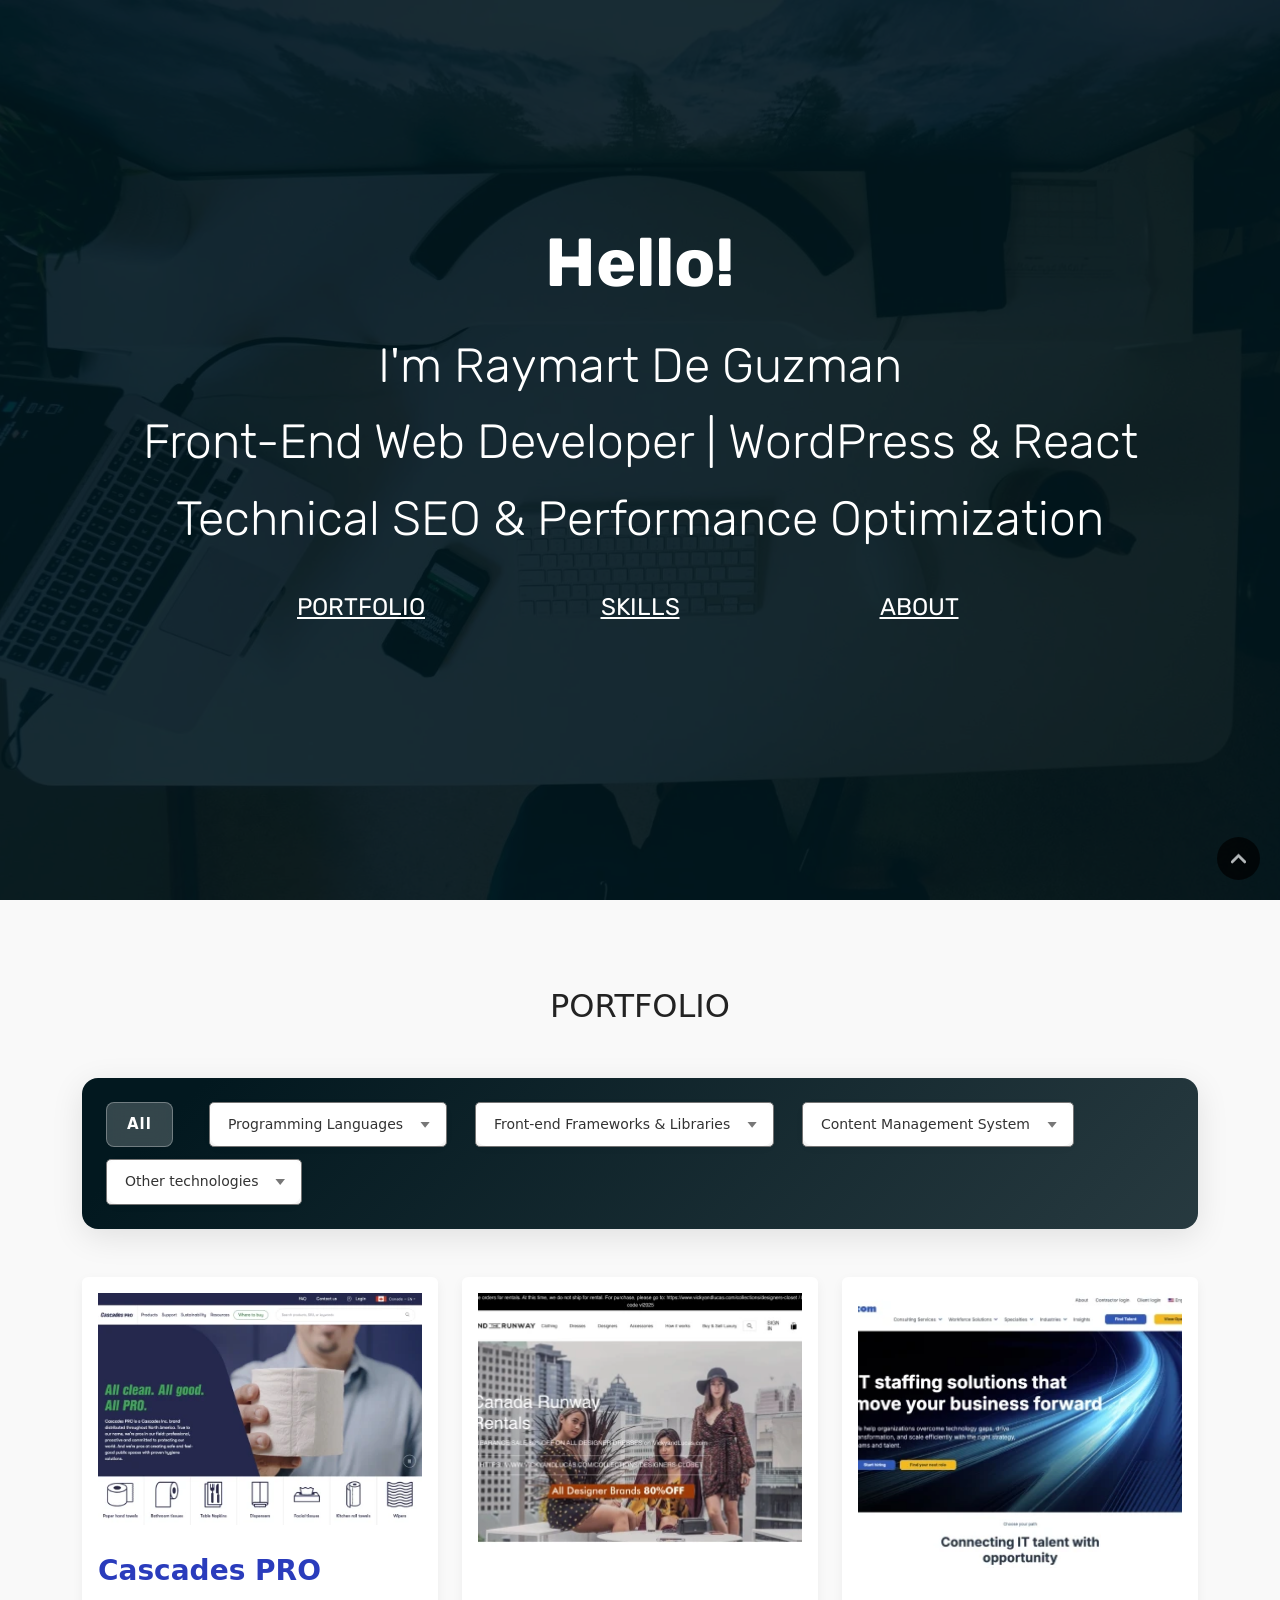
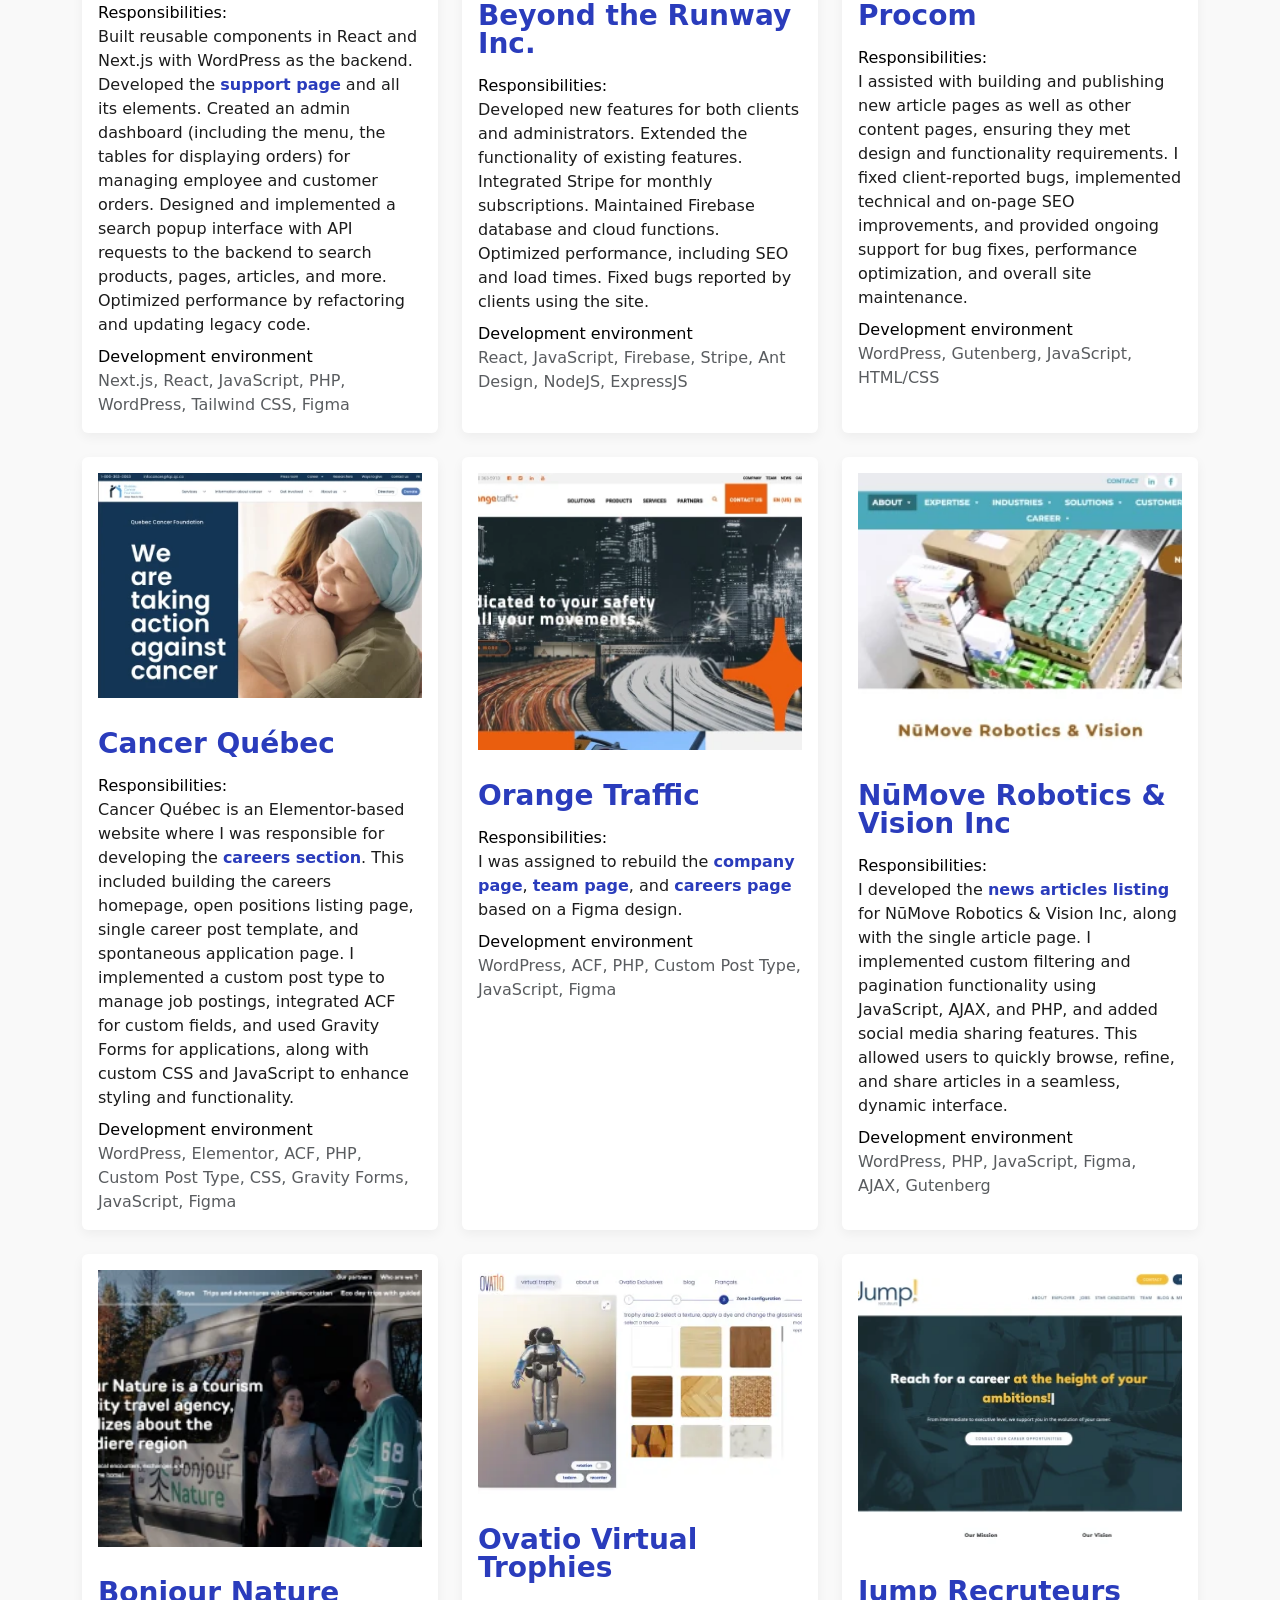
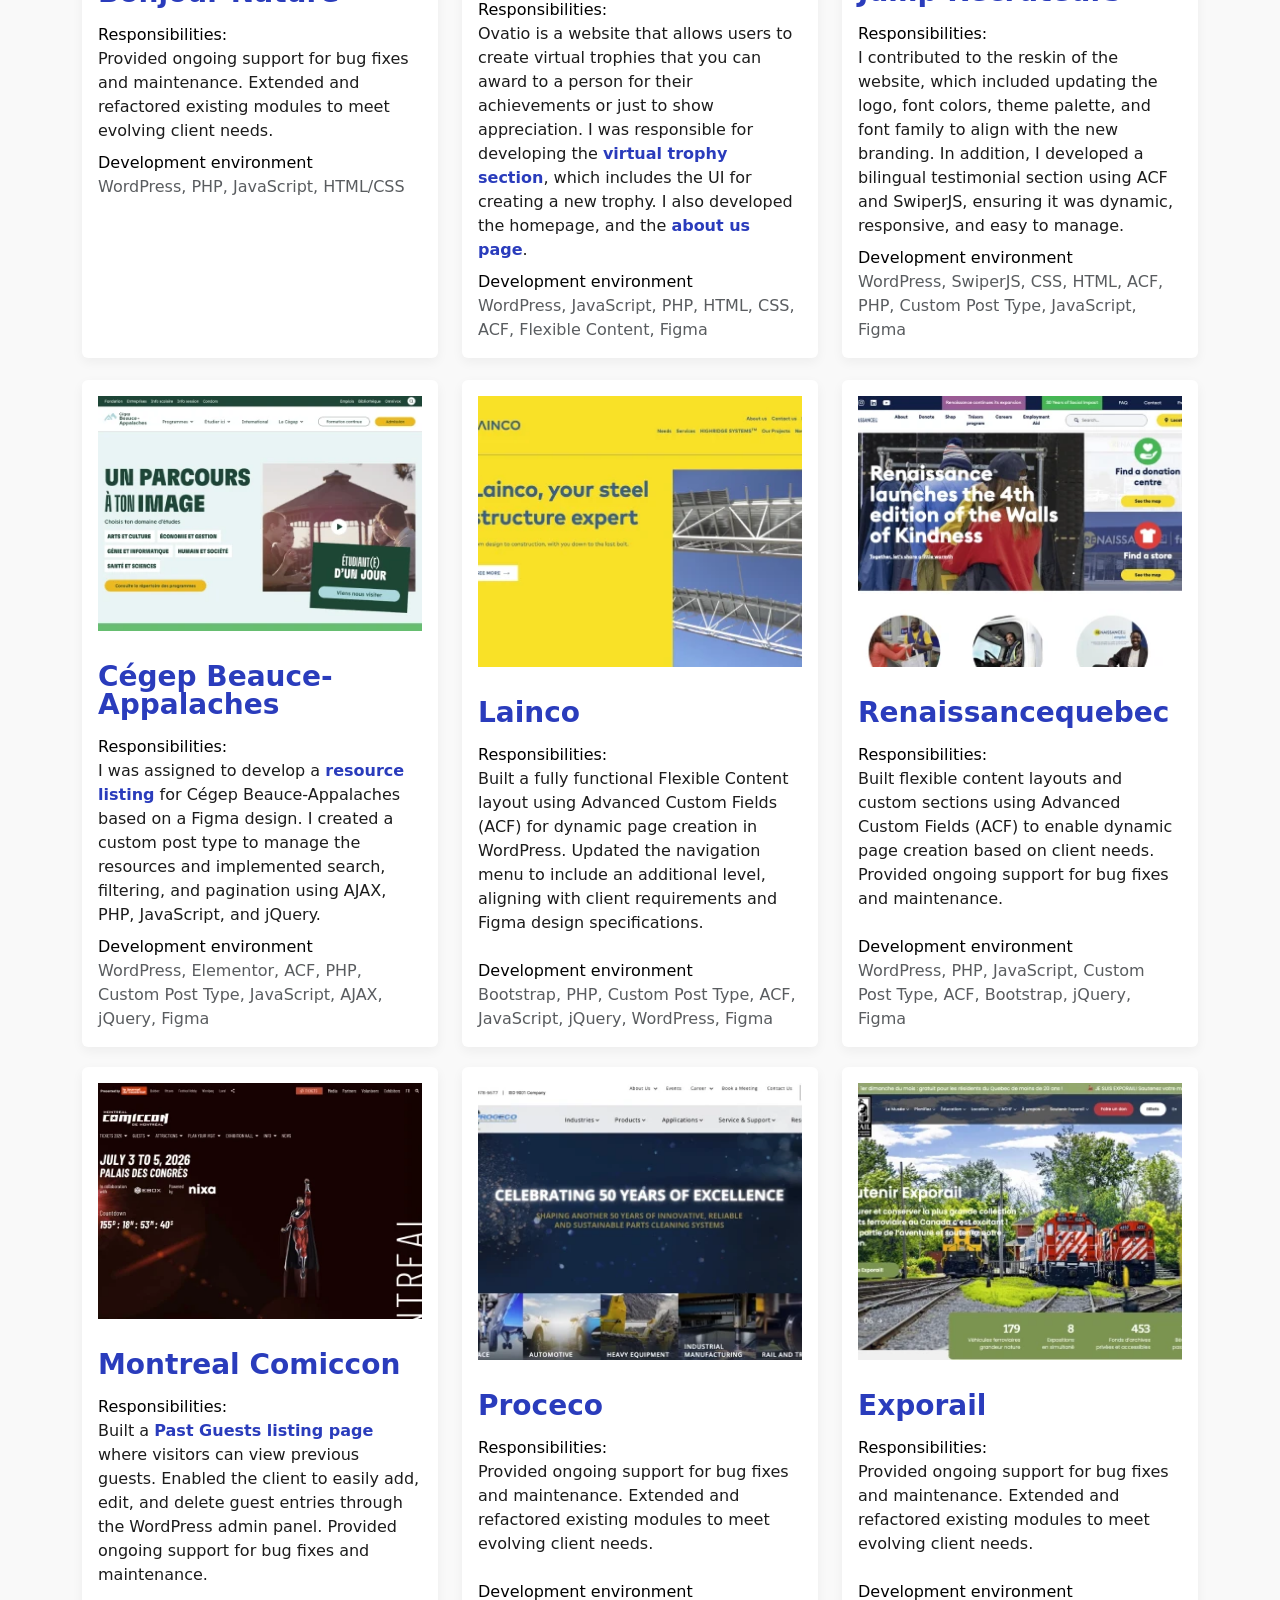
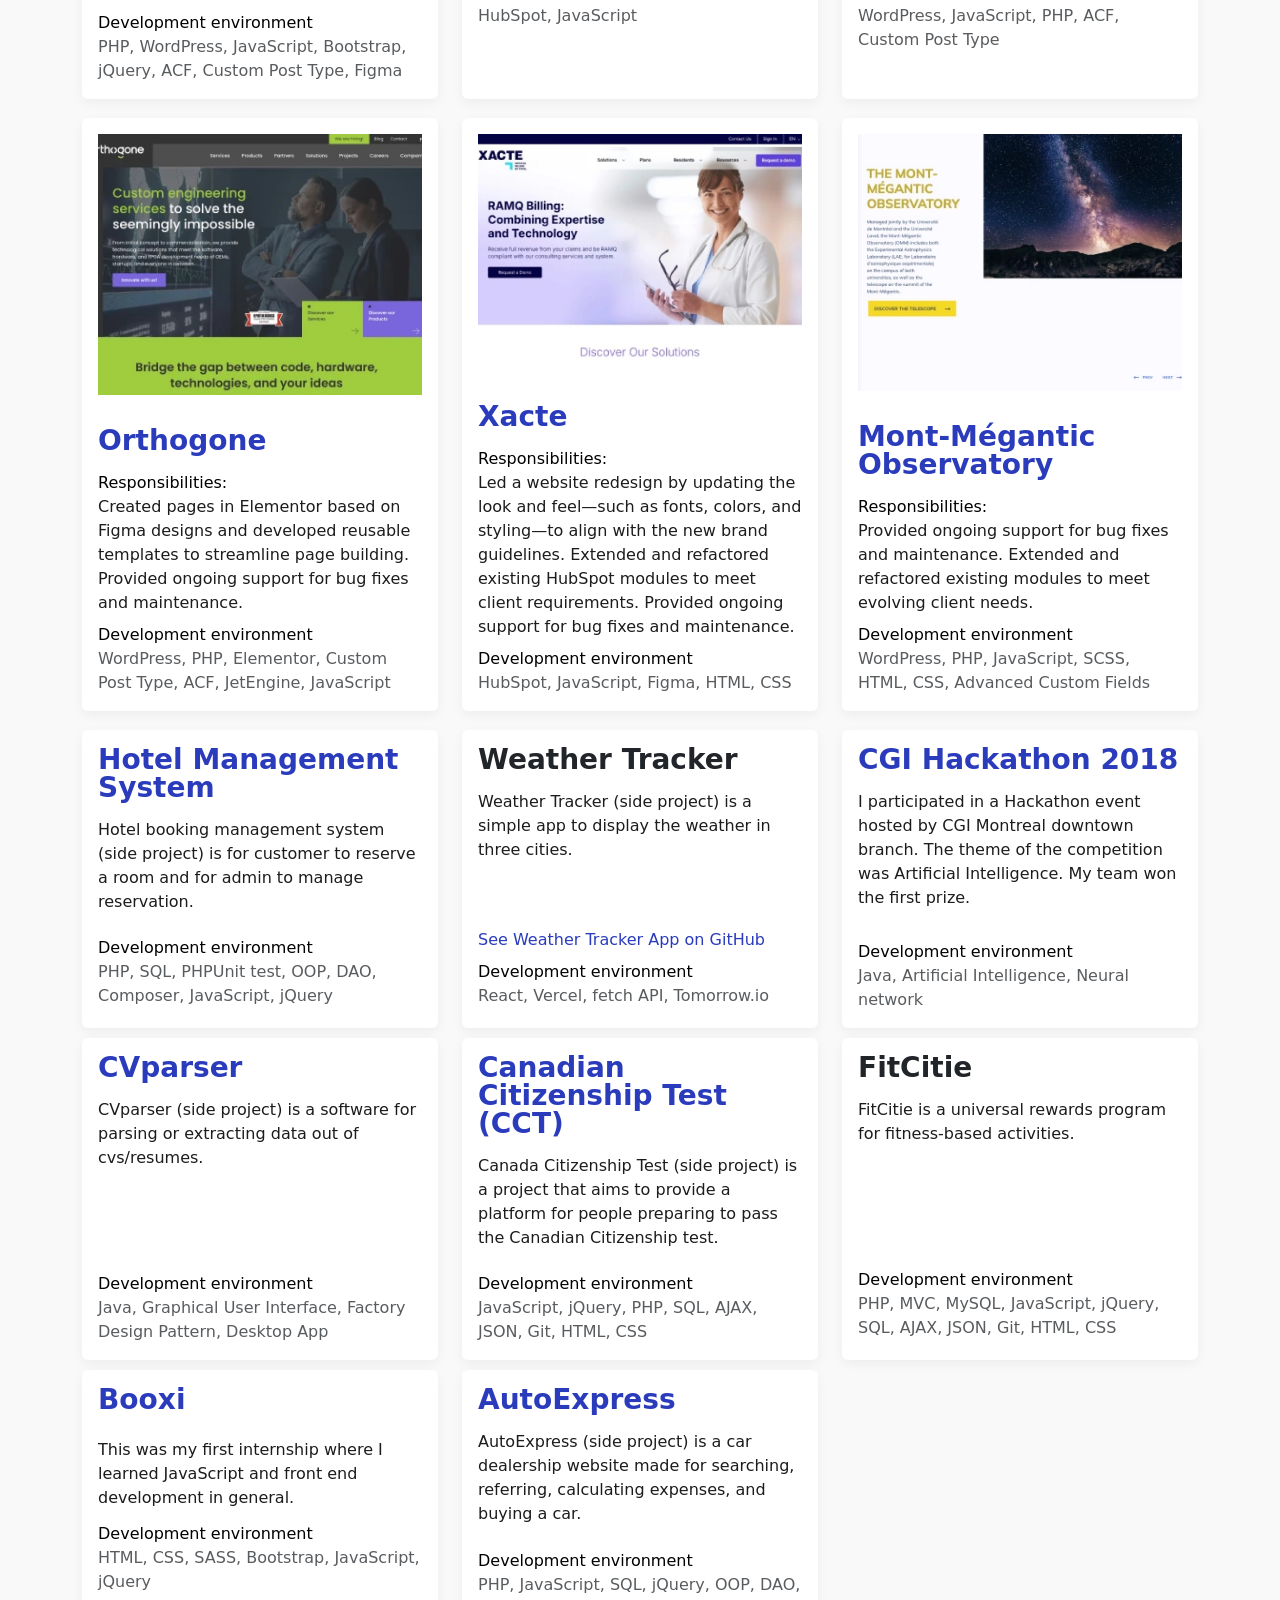
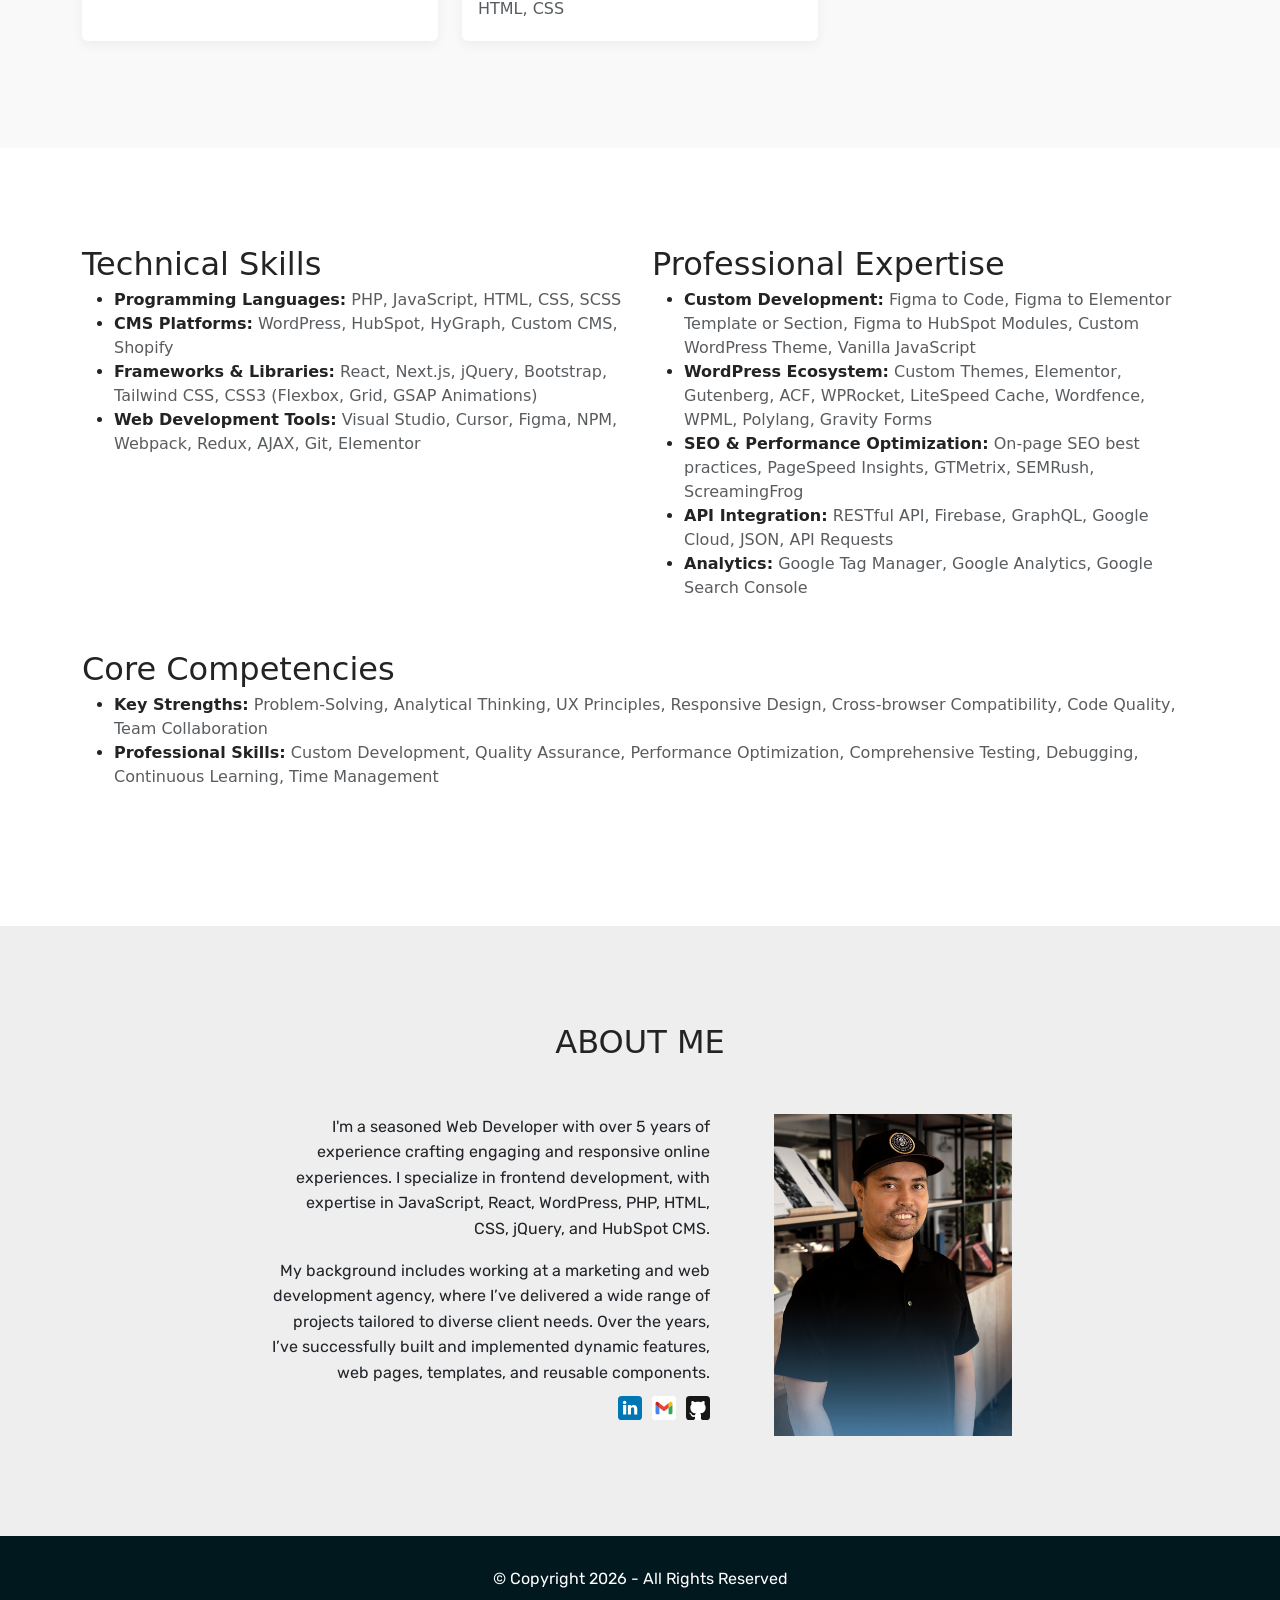
<file: index.html>
<!DOCTYPE html>
<html lang="en">
<head>
    <meta charset="UTF-8">
    <meta http-equiv="X-UA-Compatible" content="IE=edge">
    <meta name="viewport" content="width=device-width, initial-scale=1">
    <meta name="description" content="I'm a seasoned Web Developer with over 5 years of experience crafting engaging and responsive online experiences. I specialize in frontend development, with expertise in JavaScript, React, WordPress, PHP, HTML, CSS, jQuery, and HubSpot CMS.">
    <meta name="author" content="Raymart De Guzman, JavaScript, PHP, WordPress, HubSpot, CMS, React, Software developer, Full-Stack developer, Web developer, Java, jQuery, JavaScript, HTML/CSS">

    <meta property="og:url" content="https://tramyardg-site.vercel.app/" />
    <meta property="og:type" content="website" />
    <meta property="og:title" content="Raymart De Guzman | Front-end Web developer" />
    <meta property="og:description" content="I'm a seasoned Web Developer with over 5 years of experience crafting engaging and responsive online experiences. I specialize in frontend development, with expertise in JavaScript, React, WordPress, PHP, HTML, CSS, jQuery, and HubSpot CMS." />
    <meta property="og:image" content="https://avatars.githubusercontent.com/u/5623994?v=4" />
    <meta property="og:image:width" content="1200" />
    <meta property="og:image:height" content="630" />

    <link rel="shortcut icon" href="assets/images/favicon.ico" type="image/x-icon">
    <title>Raymart De Guzman - Portfolio</title>

    <link rel="preload" href="https://cdn.jsdelivr.net/npm/bootstrap@5.3.0-alpha1/dist/css/bootstrap.min.css" as="style" onload="this.onload=null;this.rel='stylesheet'">
    <noscript><link rel="stylesheet" href="https://cdn.jsdelivr.net/npm/bootstrap@5.3.0-alpha1/dist/css/bootstrap.min.css"></noscript>
    
    <link rel="stylesheet" href="assets/theme/css/custom.css">
    <link rel="stylesheet" href="assets/theme/css/style.min.css">

    <link rel="preload" href="assets/mobirise/css/mbr.min.css" as="style" onload="this.onload=null;this.rel='stylesheet'">
    <noscript><link rel="stylesheet" href="assets/mobirise/css/mbr.min.css"></noscript>

</head>
<body id="top">
<!-- header -->
<section class="header12 cid-qVhXPbA01L mbr-fullscreen" id="header12-r" data-rv-view="54">
    <div class="mbr-overlay" style="opacity: 0.9;background-color: #02181f;"></div>
    <div class="container">
        <div class="media-container headline-top">
            <div class="col-md-12 align-center">
                <h1 class="mbr-section-title pb-3 mbr-white mbr-bold mbr-fonts-style display-1">Hello!</h1>
                <p class="headline mbr-text pb-3 mbr-white mbr-fonts-style display-2"><span>I'm Raymart De Guzman</span><br><span>Front-End Web Developer | WordPress & React</span><br><span>Technical SEO & Performance Optimization</span></p>
                <div class="icons-media-container mbr-white">
                    <div class="card col-12 col-md-6 col-lg-3">
                        <div class="icon-block">
                            <p class="mbr-fonts-style display-5 mt-3 anchor-links">
                                <a aria-label="Portfolio" title="Portfolio" href="index.html#portfolio">PORTFOLIO</a>
                            </p>
                        </div>
                    </div>
                    <div class="card col-12 col-md-6 col-lg-3">
                        <div class="icon-block">
                            <p class="mbr-fonts-style display-5 mt-3 anchor-links">
                                <a aria-label="Skills" title="Skills" href="index.html#skills">SKILLS</a>
                            </p>
                        </div>
                    </div>
                    <div class="card col-12 col-md-6 col-lg-3">
                        <div class="icon-block">
                            <p class="mbr-fonts-style display-5 mt-3 anchor-links">
                                <a aria-label="About" title="Skills" href="index.html#about">ABOUT</a>
                            </p>
                        </div>
                    </div>
                </div>
            </div>
        </div>
    </div>
</section>

<!-- portfolio -->
<section class="features2 cid-qVipWhxOZZ" id="portfolio" data-rv-view="57">
    <h2 class="pb-5 align-center">PORTFOLIO</h2>
    <div class="container">

        <div class="d-flex flex-wrap mb-5" id="filters-sec">
            <button type="button" onclick="handleClickAll()" class="btn btn-link p-0 m-0">All</button>
            <div class="ms-4 me-2 select">
                <select aria-label="Programming Languages" id="filter-language" class="custom-select" onchange="handleSelectChange()">
                    <option value="-1" selected>Programming Languages</option>
                    <option value="JavaScript">JavaScript</option>
                    <option value="PHP">PHP</option>
                    <option value="Java">Java</option>
                </select>
            </div>
            <div class="mx-2 select">
                <select aria-label="Front-end Frameworks & Librarie" id="filter-library" class="custom-select" onchange="handleSelectChange()">
                    <option value="-1" selected>Front-end Frameworks & Libraries</option>
                    <option value="React">React</option>
                    <option value="Next.js">Next.js</option>
                    <option value="Bootstrap">Bootstrap</option>
                    <option value="jQuery">jQuery</option>
                    <option value="Tailwind CSS">Tailwind CSS</option>
                    <option value="Ant Design">Ant Design</option>
                </select>
            </div>
            <div class="mx-2 select">
                <select aria-label="Content Management System" id="filter-cms" class="custom-select" onchange="handleSelectChange()">
                    <option value="-1" selected>Content Management System</option>
                    <option value="WordPress">WordPress</option>
                    <option value="HubSpot">HubSpot</option>
                    <option value="HyGraph">HyGraph</option>
                </select>
            </div>
            <div class="select">
                <select aria-label="Other technologies" id="filter-other" class="custom-select" onchange="handleSelectChange()">
                    <option value="-1" selected>Other technologies</option>
                    <option value="Elementor">Elementor</option>
                    <option value="Custom Post Type">Custom Post Type</option>
                    <option value="ACF">ACF</option>
                    <option value="Webpack">Webpack</option>
                    <option value="Figma">Figma</option>
                </select>
            </div>
        </div>

        <div class="row mb-2">
            <div class="col-lg-4 col-md-6 col-sm-12">
                <div class="card proj-card flex-md-row mb-4 box-shadow">
                    <div class="card-body d-flex flex-column align-items-start">
                        <img alt="Cascades Pro" class="proj-img-card" width="384" height="277" loading="lazy" src="assets/images/cascades_pro.webp">
                        <a href="https://www.pro.cascades.com/" target="_blank" title="Cascades PRO"><h3><strong class="d-inline-block mb-2">Cascades PRO</strong></h3></a>
                        <div class="text-muted">
                            <div class="dev-env">Responsibilities:</div>
                            <p class="card-text mb-auto">Built reusable components in React and Next.js with WordPress as the backend. Developed the <a target="_blank" href="https://www.pro.cascades.com/en/support-dispenser/">support page</a> and all its elements. Created an admin dashboard (including the menu, the tables for displaying orders) for managing employee and customer orders. Designed and implemented a search popup interface with API requests to the backend to search products, pages, articles, and more. Optimized performance by refactoring and updating legacy code.</p>
                        </div>
                        <div class="mt-2 text-muted">
                            <div class="dev-env">Development environment</div>
                            <span class="tech-filters">Next.js, React, JavaScript, PHP, WordPress, Tailwind CSS, Figma</span>
                        </div>
                    </div>
                </div>
            </div>
            <div class="col-lg-4 col-md-6 col-sm-12">
                <div class="card proj-card flex-md-row mb-4 box-shadow">
                    <div class="card-body d-flex flex-column align-items-start">
                        <img alt="Beyond the Runway Inc." class="proj-img-card" width="384" height="277" loading="lazy" src="assets/images/beyondtherunway_card.webp">
                        <a href="https://beyondtherunway.ca/" target="_blank" title="Beyond the Runway Inc."><h3><strong class="d-inline-block mb-2">Beyond the Runway Inc.</strong></h3></a>
                        <div class="text-muted">
                            <div class="dev-env">Responsibilities:</div>
                            <p class="card-text mb-auto">Developed new features for both clients and administrators. Extended the functionality of existing features. Integrated Stripe for monthly subscriptions. Maintained Firebase database and cloud functions. Optimized performance, including SEO and load times. Fixed bugs reported by clients using the site.</p>
                        </div>
                        <div class="mt-2 text-muted">
                            <div class="dev-env">Development environment</div>
                            <span class="tech-filters">React, JavaScript, Firebase, Stripe, Ant Design, NodeJS, ExpressJS</span>
                        </div>
                    </div>
                </div>
            </div>
            <div class="col-lg-4 col-md-6 col-sm-12">
                <div class="card proj-card flex-md-row mb-4 box-shadow">
                    <div class="card-body d-flex flex-column align-items-start">
                        <img alt="Procom" class="proj-img-card" width="384" height="277" loading="lazy" src="assets/images/procom_card.webp">
                        <a href="https://procomservices.com/" target="_blank" title="Procom services"><h3><strong class="d-inline-block mb-2">Procom</strong></h3></a>
                        <div class="text-muted">
                            <div class="dev-env">Responsibilities:</div>
                            <p class="card-text mb-auto">I assisted with building and publishing new article pages as well as other content pages, ensuring they met design and functionality requirements. I fixed client-reported bugs, implemented technical and on-page SEO improvements, and provided ongoing support for bug fixes, performance optimization, and overall site maintenance.</p>
                        </div>
                        <div class="mt-2 text-muted">
                            <div class="dev-env">Development environment</div>
                            <span class="tech-filters">WordPress, Gutenberg, JavaScript, HTML/CSS</span>
                        </div>
                    </div>
                </div>
            </div>
            <div class="col-lg-4 col-md-6 col-sm-12">
                <div class="card proj-card flex-md-row mb-4 box-shadow">
                    <div class="card-body d-flex flex-column align-items-start">
                        <img alt="Cancer Québec" class="proj-img-card" width="384" height="277" loading="lazy" src="assets/images/cancerquebec.webp">
                        <a href="https://cancerquebec.ca/" target="_blank" title="Cancer Québec"><h3><strong class="d-inline-block mb-2">Cancer Québec</strong></h3></a>
                        <div class="text-muted">
                            <div class="dev-env">Responsibilities:</div>
                            <p class="card-text mb-auto">Cancer Québec is an Elementor-based website where I was responsible for developing the <a href="https://cancerquebec.ca/en/career/">careers section</a>. This included building the careers homepage, open positions listing page, single career post template, and spontaneous application page. I implemented a custom post type to manage job postings, integrated ACF for custom fields, and used Gravity Forms for applications, along with custom CSS and JavaScript to enhance styling and functionality.</p>
                        </div>
                        <div class="mt-2 text-muted">
                            <div class="dev-env">Development environment</div>
                            <span class="tech-filters">WordPress, Elementor, ACF, PHP, Custom Post Type, CSS, Gravity Forms, JavaScript, Figma</span>
                        </div>
                    </div>
                </div>
            </div>
            <div class="col-lg-4 col-md-6 col-sm-12">
                <div class="card proj-card flex-md-row mb-4 box-shadow">
                    <div class="card-body d-flex flex-column align-items-start">
                        <img alt="Orange Traffic" class="proj-img-card" width="384" height="277" loading="lazy" src="assets/images/orangetraffic_card.webp">
                        <a href="https://www.orangetraffic.com/" target="_blank" title="Orange Traffic"><h3><strong class="d-inline-block mb-2">Orange Traffic</strong></h3></a>
                        <div class="text-muted">
                            <div class="dev-env">Responsibilities:</div>
                            <p class="card-text mb-auto">I was assigned to rebuild the <a href="https://www.orangetraffic.com/company/" target="_blank">company page</a>, <a href="https://www.orangetraffic.com/company/team/" target="_blank">team page</a>, and <a href="https://www.orangetraffic.com/careers/" target="_blank">careers page</a> based on a Figma design.</p>
                        </div>
                        <div class="mt-2 text-muted">
                            <div class="dev-env">Development environment</div>
                            <span class="tech-filters">WordPress, ACF, PHP, Custom Post Type, JavaScript, Figma</span>
                        </div>
                    </div>
                </div>
            </div>
            <div class="col-lg-4 col-md-6 col-sm-12">
                <div class="card proj-card flex-md-row mb-4 box-shadow">
                    <div class="card-body d-flex flex-column align-items-start">
                        <img alt="NūMove Robotics & Vision Inc" class="proj-img-card" width="384" height="277" loading="lazy" src="assets/images/numovegroup.webp">
                        <a href="https://numovegroup.com/" target="_blank" title="NūMove Robotics & Vision Inc"><h3><strong class="d-inline-block mb-2">NūMove Robotics & Vision Inc</strong></h3></a>
                        <div class="text-muted">
                            <div class="dev-env">Responsibilities:</div>
                            <p class="card-text mb-auto">I developed the <a href="https://numovegroup.com/blog-news/" target="_blank">news articles listing</a> for NūMove Robotics & Vision Inc, along with the single article page. I implemented custom filtering and pagination functionality using JavaScript, AJAX, and PHP, and added social media sharing features. This allowed users to quickly browse, refine, and share articles in a seamless, dynamic interface.</p>
                        </div>
                        <div class="mt-2 text-muted">
                            <div class="dev-env">Development environment</div>
                            <span class="tech-filters">WordPress, PHP, JavaScript, Figma, AJAX, Gutenberg</span>
                        </div>
                    </div>
                </div>
            </div>
            <div class="col-lg-4 col-md-6 col-sm-12">
                <div class="card proj-card flex-md-row mb-4 box-shadow">
                    <div class="card-body d-flex flex-column align-items-start">
                        <img alt="Bonjour Nature" class="proj-img-card" width="384" height="277" loading="lazy" src="assets/images/bonjournature.webp">
                        <a href="https://bonjournature.ca/en/" target="_blank" title="Bonjour Nature"><h3><strong class="d-inline-block mb-2">Bonjour Nature</strong></h3></a>
                        <div class="text-muted">
                            <div class="dev-env">Responsibilities:</div>
                            <p class="card-text mb-auto">Provided ongoing support for bug fixes and maintenance. Extended and refactored existing modules to meet evolving client needs.</p>
                        </div>
                        <div class="mt-2 text-muted">
                            <div class="dev-env">Development environment</div>
                            <span class="tech-filters">WordPress, PHP, JavaScript, HTML/CSS</span>
                        </div>
                    </div>
                </div>
            </div>
            <div class="col-lg-4 col-md-6 col-sm-12">
                <div class="card proj-card flex-md-row mb-4 box-shadow">
                    <div class="card-body d-flex flex-column align-items-start">
                        <img alt="Ovatio" class="proj-img-card" width="384" height="277" loading="lazy" src="assets/images/ovatio.webp">
                        <a href="https://ovatio.ca/en/" target="_blank" title="Ovatio Virtual Trophies"><h3><strong class="d-inline-block mb-2">Ovatio Virtual Trophies</strong></h3></a>
                        <div class="text-muted">
                            <div class="dev-env">Responsibilities:</div>
                            <p class="card-text mb-auto">Ovatio is a website that allows users to create virtual trophies that you can award to a person for their achievements or just to show appreciation. 
                                I was responsible for developing the <a href="https://ovatio.ca/en/virtual-trophy/" target="_blank">virtual trophy section</a>, which includes the UI for creating a new trophy. I also developed the homepage, and the <a href="https://ovatio.ca/en/about-us/" target="_blank">about us page</a>.</p>
                        </div>
                        <div class="mt-2 text-muted">
                            <div class="dev-env">Development environment</div>
                            <span class="tech-filters">WordPress, JavaScript, PHP, HTML, CSS, ACF, Flexible Content, Figma</span>
                        </div>
                    </div>
                </div>
            </div>
            <div class="col-lg-4 col-md-6 col-sm-12">
                <div class="card proj-card flex-md-row mb-4 box-shadow">
                    <div class="card-body d-flex flex-column align-items-start">
                        <img alt="Jump" class="proj-img-card" width="384" height="277" loading="lazy" src="assets/images/jumprecruteurs.webp">
                        <a href="https://jumprecruteurs.ca/" target="_blank" title="Jump Recruteurs"><h3><strong class="d-inline-block mb-2">Jump Recruteurs</strong></h3></a>
                        <div class="text-muted">
                            <div class="dev-env">Responsibilities:</div>
                            <p class="card-text mb-auto">I contributed to the reskin of the website, which included updating the logo, font colors, theme palette, and font family to align with the new branding. In addition, I developed a bilingual testimonial section using ACF and SwiperJS, ensuring it was dynamic, responsive, and easy to manage.</p>
                        </div>
                        <div class="mt-2 text-muted">
                            <div class="dev-env">Development environment</div>
                            <span class="tech-filters">WordPress, SwiperJS, CSS, HTML, ACF, PHP, Custom Post Type, JavaScript, Figma</span>
                        </div>
                    </div>
                </div>
            </div>
            <div class="col-lg-4 col-md-6 col-sm-12">
                <div class="card proj-card flex-md-row mb-4 box-shadow">
                    <div class="card-body d-flex flex-column align-items-start">
                        <img alt="Cégep Beauce-Appalaches" class="proj-img-card" width="384" height="277" loading="lazy" src="assets/images/cegepba.webp">
                        <a href="https://cegepba.qc.ca/" target="_blank" title="Cégep Beauce-Appalaches"><h3><strong class="d-inline-block mb-2">Cégep Beauce-Appalaches</strong></h3></a>
                        <div class="text-muted">
                            <div class="dev-env">Responsibilities:</div>
                            <p class="card-text mb-auto">I was assigned to develop a <a target="_blank" href="https://cegepba.qc.ca/outils-de-recherche/">resource listing</a> for Cégep Beauce-Appalaches based on a Figma design. I created a custom post type to manage the resources and implemented search, filtering, and pagination using AJAX, PHP, JavaScript, and jQuery.</p>
                        </div>
                        <div class="mt-2 text-muted">
                            <div class="dev-env">Development environment</div>
                            <span class="tech-filters">WordPress, Elementor, ACF, PHP, Custom Post Type, JavaScript, AJAX, jQuery, Figma</span>
                        </div>
                    </div>
                </div>
            </div>

            

            <div class="col-lg-4 col-md-6 col-sm-12">
                <div class="card proj-card flex-md-row mb-4 box-shadow">
                    <div class="card-body d-flex flex-column align-items-start">
                        <img alt="Lainco" class="proj-img-card" width="384" height="277" loading="lazy" src="assets/images/lainco.webp">
                        <a href="https://lainco.ca/" target="_blank" title="Lainco"><h3><strong class="d-inline-block mb-2">Lainco</strong></h3></a>
                        <div class="text-muted">
                            <div class="dev-env">Responsibilities:</div>
                            <p>Built a fully functional Flexible Content layout using Advanced Custom Fields (ACF) for dynamic page creation in WordPress. Updated the navigation menu to include an additional level, aligning with client requirements and Figma design specifications.</p>
                        </div>
                        <div class="mt-2 text-muted">
                            <div class="dev-env">Development environment</div>
                            <span class="tech-filters">Bootstrap, PHP, Custom Post Type, ACF, JavaScript, jQuery, WordPress, Figma</span>
                        </div>
                    </div>
                </div>
            </div>

            <div class="col-lg-4 col-md-6 col-sm-12">
                <div class="card proj-card flex-md-row mb-4 box-shadow">
                    <div class="card-body d-flex flex-column align-items-start">
                        <img alt="Renaissancequebec" class="proj-img-card" width="384" height="277" loading="lazy" src="assets/images/renaissancequebec.webp">
                        <a href="https://renaissancequebec.ca/" target="_blank" title="Renaissancequebec"><h3><strong class="d-inline-block mb-2">Renaissancequebec</strong></h3></a>
                        <div class="text-muted">
                            <div class="dev-env">Responsibilities:</div>
                            <p>Built flexible content layouts and custom sections using Advanced Custom Fields (ACF) to enable dynamic page creation based on client needs. Provided ongoing support for bug fixes and maintenance.</p>
                        </div>
                        <div class="mt-2 text-muted">
                            <div class="dev-env">Development environment</div>
                            <span class="tech-filters">WordPress, PHP, JavaScript, Custom Post Type, ACF, Bootstrap, jQuery, Figma</span>
                        </div>
                    </div>
                </div>
            </div>
            <div class="col-lg-4 col-md-6 col-sm-12">
                <div class="card proj-card flex-md-row mb-4 box-shadow">
                    <div class="card-body d-flex flex-column align-items-start">
                        <img alt="Montreal Comiccon" class="proj-img-card" width="384" height="277" loading="lazy" src="assets/images/montrealcomiccon.webp">
                        <a href="https://www.montrealcomiccon.com/" target="_blank" title="Montreal Comiccon"><h3><strong class="d-inline-block mb-2">Montreal Comiccon</strong></h3></a>
                        <div class="text-muted">
                            <div class="dev-env">Responsibilities:</div>
                            <p>Built a <a target="_blank" href="https://www.montrealcomiccon.com/en/past-guests/">Past Guests listing page</a> where visitors can view previous guests. Enabled the client to easily add, edit, and delete guest entries through the WordPress admin panel. Provided ongoing support for bug fixes and maintenance.</p>
                        </div>
                        <div class="mt-2 text-muted">
                            <div class="dev-env">Development environment</div>
                            <span class="tech-filters">PHP, WordPress, JavaScript, Bootstrap, jQuery, ACF, Custom Post Type, Figma</span>
                        </div>
                    </div>
                </div>
            </div>

            <div class="col-lg-4 col-md-6 col-sm-12">
                <div class="card proj-card flex-md-row mb-4 box-shadow">
                    <div class="card-body d-flex flex-column align-items-start">
                        <img alt="Proceco" class="proj-img-card" width="384" height="277" loading="lazy" src="assets/images/proceco.webp">
                        <a href="https://www.proceco.com/" target="_blank" title="Proceco LTD"><h3><strong class="d-inline-block mb-2">Proceco</strong></h3></a>
                        <div class="text-muted">
                            <div class="dev-env">Responsibilities:</div>
                            <p>Provided ongoing support for bug fixes and maintenance. Extended and refactored existing modules to meet evolving client needs.</p>
                        </div>
                        <div class="mt-2 text-muted">
                            <div class="dev-env">Development environment</div>
                            <span class="tech-filters">HubSpot, JavaScript</span>
                        </div>
                    </div>
                </div>
            </div>
            <div class="col-lg-4 col-md-6 col-sm-12">
                <div class="card proj-card flex-md-row mb-4 box-shadow">
                    <div class="card-body d-flex flex-column align-items-start">
                        <img alt="Exporail" class="proj-img-card" width="384" height="277" loading="lazy" src="assets/images/exporail.webp">
                        <a href="https://exporail.org/" target="_blank" title="Exporail"><h3><strong class="d-inline-block mb-2">Exporail</strong></h3></a>
                        <div class="text-muted">
                            <div class="dev-env">Responsibilities:</div>
                            <p>Provided ongoing support for bug fixes and maintenance. Extended and refactored existing modules to meet evolving client needs.</p>
                        </div>    
                        <div class="mt-2 text-muted">
                            <div class="dev-env">Development environment</div>
                            <span class="tech-filters">WordPress, JavaScript, PHP, ACF, Custom Post Type</span>
                        </div>
                    </div>
                </div>
            </div>
            
            <div class="col-lg-4 col-md-6 col-sm-12">
                <div class="card proj-card flex-md-row mb-4 box-shadow">
                    <div class="card-body d-flex flex-column align-items-start">
                        <img alt="Orthogone" class="proj-img-card" width="384" height="277" loading="lazy" src="assets/images/orthogone.webp">
                        <a href="https://orthogone.com/" target="_blank" title="Orthogone"><h3><strong class="d-inline-block mb-2">Orthogone</strong></h3></a>
                        <div class="text-muted">
                            <div class="dev-env">Responsibilities:</div>
                            <p class="card-text mb-auto">Created pages in Elementor based on Figma designs and developed reusable templates to streamline page building. Provided ongoing support for bug fixes and maintenance.</p>
                        </div>
                        <div class="mt-2 text-muted">
                            <div class="dev-env">Development environment</div>
                            <span class="tech-filters">WordPress, PHP, Elementor, Custom Post Type, ACF, JetEngine, JavaScript</span>
                        </div>
                    </div>
                </div>
            </div>

            <div class="col-lg-4 col-md-6 col-sm-12">
                <div class="card proj-card flex-md-row mb-4 box-shadow">
                    <div class="card-body d-flex flex-column align-items-start">
                        <img alt="Xacte" class="proj-img-card" width="384" height="277" loading="lazy" src="assets/images/xacte_640.webp">
                        <a href="https://www.xacte.net/en/" target="_blank" title="Xacte"><h3><strong class="d-inline-block mb-2">Xacte</strong></h3></a>
                        <div class="text-muted">
                            <div class="dev-env">Responsibilities:</div>
                            <p class="card-text mb-auto">Led a website redesign by updating the look and feel—such as fonts, colors, and styling—to align with the new brand guidelines. Extended and refactored existing HubSpot modules to meet client requirements. Provided ongoing support for bug fixes and maintenance.</p>
                        </div>
                        <div class="mt-2 text-muted">
                            <div class="dev-env">Development environment</div>
                            <span class="tech-filters">HubSpot, JavaScript, Figma, HTML, CSS</span>
                        </div>
                    </div>
                </div>
            </div>
            <div class="col-lg-4 col-md-6 col-sm-12">
                <div class="card proj-card flex-md-row mb-4 box-shadow">
                    <div class="card-body d-flex flex-column align-items-start">
                        <img alt="Mont-Mégantic Observatory" class="proj-img-card" width="384" height="277" loading="lazy" src="assets/images/montmegantic.webp">
                        <a href="https://omm-astro.ca/en/homepage/" target="_blank" title="Mont-Mégantic Observatory"><h3><strong class="d-inline-block mb-2">Mont-Mégantic Observatory</strong></h3></a>
                        <div class="text-muted">
                            <div class="dev-env">Responsibilities:</div>
                            <p class="card-text mb-auto">Provided ongoing support for bug fixes and maintenance. Extended and refactored existing modules to meet evolving client needs.</p>
                        </div>
                        <div class="mt-2 text-muted">
                            <div class="dev-env">Development environment</div>
                            <span class="tech-filters">WordPress, PHP, JavaScript, SCSS, HTML, CSS, Advanced Custom Fields</span>
                        </div>
                    </div>
                </div>
            </div> 

            <div class="col-lg-4 col-md-6 col-sm-12">
                <div class="card proj-card flex-md-row mb-4 box-shadow">
                    <div class="card-body d-flex flex-column align-items-start">
                        <a href="https://github.com/tramyardg/hotel-mgmt-system" target="_blank" title="Hotel Management System"><h3><strong class="d-inline-block mb-2">Hotel Management System</strong></h3></a>
                        <p class="card-text mb-auto">Hotel booking management system (side project) is for customer to reserve a room and for admin to manage reservation.</p>
                        <div class="mb-1 mt-2 text-muted">
                            <div class="dev-env">Development environment</div>
                            <span class="tech-filters">PHP, SQL, PHPUnit test, OOP, DAO, Composer, JavaScript, jQuery</span>
                        </div>
                    </div>
                </div>
            </div>
            <div class="col-lg-4 col-md-6 col-sm-12">
                <div class="card proj-card flex-md-row mb-4 box-shadow">
                    <div class="card-body d-flex flex-column align-items-start">
                        <h3><strong class="d-inline-block mb-2">Weather Tracker</strong></h3>
                        <p class="card-text mb-auto">Weather Tracker (side project) is a simple app to display the weather in three cities.</p>
                        <a href="http://weather-app-olive-phi.vercel.app/" target="_blank" title="Weather Tracker App">See Weather Tracker App on GitHub</a>
                        <div class="mb-1 mt-2 text-muted">
                            <div class="dev-env">Development environment</div>
                            <span class="tech-filters">React, Vercel, fetch API, Tomorrow.io</span>
                        </div>
                    </div>
                </div>
            </div>
        
            <div class="col-lg-4 col-md-6 col-sm-12">
                <div class="card proj-card flex-md-row mb-4 box-shadow">
                    <div class="card-body d-flex flex-column align-items-start">
                        <a href="http://www.concordia.ca/cuevents/offices/provost/ssc/2018/05/25/cgi-hackothon-montreal-may-2018.html" target="_blank" title="CGI Hackathon"><h3><strong class="d-inline-block mb-2">CGI Hackathon 2018</strong></h3></a>
                        <p class="card-text mb-auto">I participated in a Hackathon event hosted by CGI Montreal downtown branch. The theme of the
                            competition was Artificial Intelligence. My team won the first prize.</p>
                        <div class="mt-2 text-muted">
                            <div class="dev-env">Development environment</div>
                            <span class="tech-filters">Java, Artificial Intelligence, Neural network</span>
                        </div>
                    </div>
                </div>
            </div>
            <div class="col-lg-4 col-md-6 col-sm-12">
                <div class="card proj-card flex-md-row mb-4 box-shadow">
                    <div class="card-body d-flex flex-column align-items-start">
                        <a href="https://github.com/tramyardg/CVparser" target="_blank" title="CVparser"><h3><strong class="d-inline-block mb-2">CVparser</strong></h3></a>
                        <p class="card-text mb-auto">CVparser (side project) is a software for parsing or extracting data out of cvs/resumes.</p>
                        <div class="mt-2 text-muted">
                            <div class="dev-env">Development environment</div>
                            <span class="tech-filters">Java, Graphical User Interface, Factory Design Pattern, Desktop App</span>
                        </div>
                    </div>
                </div>
            </div>
        
            <div class="col-lg-4 col-md-6 col-sm-12">
                <div class="card proj-card flex-md-row mb-4 box-shadow">
                    <div class="card-body d-flex flex-column align-items-start">
                        <a href="https://github.com/tramyardg/cct" title="Canadian Citizenship Test" target="_blank"><h3><strong class="d-inline-block mb-2">Canadian Citizenship Test (CCT)</strong></h3></a>
                        <p class="card-text mb-auto"> Canada Citizenship Test (side project) is a project that aims to provide a platform for people
                            preparing to pass the Canadian Citizenship test.</p>
                        <div class="mt-2 text-muted">
                            <div class="dev-env">Development environment</div>
                            <span class="tech-filters">JavaScript, jQuery, PHP, SQL, AJAX, JSON, Git, HTML, CSS</span>
                        </div>
                    </div>
                </div>
            </div>

            <div class="col-lg-4 col-md-6 col-sm-12">
                <div class="card proj-card flex-md-row mb-4 box-shadow">
                    <div class="card-body d-flex flex-column align-items-start">
                        <h3><strong class="d-inline-block mb-2">FitCitie</strong></h3>
                        <p class="card-text mb-auto">FitCitie is a universal rewards program for fitness-based activities.</p>
                        <div class="mb-1 mt-2 text-muted">
                            <div class="dev-env">Development environment</div>
                            <span class="tech-filters">PHP, MVC, MySQL, JavaScript, jQuery, SQL, AJAX, JSON, Git, HTML, CSS</span>
                        </div>
                    </div>
                </div>
            </div>

            <div class="col-lg-4 col-md-6 col-sm-12">
                <div class="card proj-card flex-md-row mb-4 box-shadow">
                    <div class="card-body d-flex flex-column align-items-start">
                        <a href="https://www.booxi.com/" target="_blank" title="Booxi"><h3><strong class="d-inline-block mb-2">Booxi</strong></h3></a>
                        <div class="mb-1 mt-2 text-muted">
                            <p class="card-text mb-auto">This was my first internship where I learned JavaScript and front end development in general.</p>
                        </div>
                        <div class="mb-1 mt-2 text-muted">
                            <div class="dev-env">Development environment</div>
                            <span class="tech-filters">HTML, CSS, SASS, Bootstrap, JavaScript, jQuery</span>
                        </div>
                    </div>
                </div>
            </div>

            <div class="col-lg-4 col-md-6 col-sm-12">
                <div class="card proj-card flex-md-row mb-4 box-shadow">
                    <div class="card-body d-flex flex-column align-items-start">
                        <a href="https://github.com/tramyardg/autoexpress" target="_blank"><h3><strong class="d-inline-block mb-2">AutoExpress</strong></h3></a>
                        <p class="card-text mb-auto">AutoExpress (side project) is a car dealership website made for searching, referring, calculating expenses, and buying a car.</p>
                        <div class="mb-1 mt-2 text-muted">
                            <div class="dev-env">Development environment</div>
                            <span class="tech-filters">PHP, JavaScript, SQL, jQuery, OOP, DAO, HTML, CSS</span>
                        </div>
                    </div>
                </div>
            </div>

            <div id="no-results-message" class="col-12 text-center">
                <div class="no-results-content">
                    <h3 style="color: #02181f;">No results found</h3>
                </div>
            </div>
        </div>
        
    </div>
</section>

<section class="cid-qVi5qFLdtu" id="skills">
    <div class="container">
      <div class="row">
        <div class="col-md-6 skill-col">
          <h2>Technical Skills</h2>
          <ul class="icon-list">
            <li>
              <strong>Programming Languages:</strong>
              <span class="text-muted">PHP, JavaScript, HTML, CSS, SCSS</span>
            </li>
            <li>
              <strong>CMS Platforms:</strong>
              <span class="text-muted">WordPress, HubSpot, HyGraph, Custom CMS, Shopify</span>
            </li>
            <li>
              <strong>Frameworks & Libraries:</strong>
              <span class="text-muted">React, Next.js, jQuery, Bootstrap, Tailwind CSS, CSS3 (Flexbox, Grid, GSAP Animations)</span>
            </li>
            <li>
              <strong>Web Development Tools:</strong>
              <span class="text-muted">Visual Studio, Cursor, Figma, NPM, Webpack, Redux, AJAX, Git, Elementor</span>
            </li>
          </ul>
        </div>
  
        <div class="col-md-6 skill-col">
          <h2>Professional Expertise</h2>
          <ul class="icon-list">
            <li>
                <strong>Custom Development:</strong>
                <span class="text-muted">Figma to Code, Figma to Elementor Template or Section, Figma to HubSpot Modules, Custom WordPress Theme, Vanilla JavaScript</span>
              </li>
            <li>
              <strong>WordPress Ecosystem:</strong>
              <span class="text-muted">Custom Themes, Elementor, Gutenberg, ACF, WPRocket, LiteSpeed Cache, Wordfence, WPML, Polylang, Gravity Forms</span>
            </li>
            <li>
              <strong>SEO & Performance Optimization:</strong>
              <span class="text-muted">On-page SEO best practices, PageSpeed Insights, GTMetrix, SEMRush, ScreamingFrog</span>
            </li>
            <li>
              <strong>API Integration:</strong>
              <span class="text-muted">RESTful API, Firebase, GraphQL, Google Cloud, JSON, API Requests</span>
            </li>
            <li>
              <strong>Analytics:</strong>
              <span class="text-muted">Google Tag Manager, Google Analytics, Google Search Console</span>
            </li>
          </ul>
        </div>
      </div>

      <div class="row mt-3">
        <div class="col-md-12 competency-col">
          <h2>Core Competencies</h2>
          <ul class="icon-list">
            <li>
              <strong>Key Strengths:</strong>
              <span class="text-muted">Problem-Solving, Analytical Thinking, UX Principles, Responsive Design, Cross-browser Compatibility, Code Quality, Team Collaboration</span>
            </li>
            <li>
              <strong>Professional Skills:</strong>
              <span class="text-muted">Custom Development, Quality Assurance, Performance Optimization, Comprehensive Testing, Debugging, Continuous Learning, Time Management</span>
            </li>
          </ul>
        </div>
      </div>
    </div>
</section>

<section class="mbr-section content7 cid-qVi5qFLdtu p-7" id="about" data-rv-view="63" style="background-color: #eeeeee">
    <h2 class="pb-5 align-center">ABOUT ME</h3>
    <div class="container">
        <div class="media-container-row">
            <div class="col-12 col-md-8">
                <div class="media-container-row">
                    <div class="media-content">
                        <div class="mbr-section-text">
                            <p class="mbr-text align-right mb-0 mbr-fonts-style display-7">
                                I'm a seasoned Web Developer with over 5 years of experience crafting engaging and responsive online experiences. I specialize in frontend development, with expertise in JavaScript, React, WordPress, PHP, HTML, CSS, jQuery, and HubSpot CMS.
                            </p>
                            <p class="mbr-text align-right mb-0 mt-3 mbr-fonts-style display-7">
                                My background includes working at a marketing and web development agency, where I’ve delivered a wide range of projects tailored to diverse client needs. Over the years, I’ve successfully built and implemented dynamic features, web pages, templates, and reusable components.
                            </p>
                            <!-- <p class="mbr-text align-right mb-0 mt-3 mbr-fonts-style display-7">
                                <a target="_blank" href="https://docs.google.com/document/d/1FeKNNAAlz4ANN1Z3Kk6UiVzWecrVQM4OakW1hfwmWDc/edit?usp=sharing">View my resume!</a>
                            </p> -->
                        </div>
                        <div id="sm-container">
                            <a href="https://www.linkedin.com/in/raymart/" target="_blank">
                                <svg xmlns="http://www.w3.org/2000/svg" aria-label="LinkedIn" role="img" viewBox="0 0 512 512" fill="#fff">
                                    <rect width="512" height="512" rx="15%"fill="#0077b5"/><circle cx="142" cy="138" r="37"/><path stroke="#fff" stroke-width="66" d="M244 194v198M142 194v198"/><path d="M276 282c0-20 13-40 36-40 24 0 33 18 33 45v105h66V279c0-61-32-89-76-89-34 0-51 19-59 32"/>
                                </svg>
                            </a>
                            <a href="mailto:raymart54@gmail.com?subject=Mail from Raymart De Guzman Portfolio">
                                <svg xmlns="http://www.w3.org/2000/svg" aria-label="Gmail" role="img" viewBox="0 0 512 512">
                                    <rect width="512" height="512" rx="15%" fill="#fff"/><path d="M158 391v-142l-82-63V361q0 30 30 30" fill="#4285f4"/><path d="M 154 248l102 77l102-77v-98l-102 77l-102-77" fill="#ea4335"/><path d="M354 391v-142l82-63V361q0 30-30 30" fill="#34a853"/><path d="M76 188l82 63v-98l-30-23c-27-21-52 0-52 26" fill="#c5221f"/><path d="M436 188l-82 63v-98l30-23c27-21 52 0 52 26" fill="#fbbc04"/>
                                </svg>
                            </a>
                            <a href="https://github.com/tramyardg" target="_blank">
                                <svg xmlns="http://www.w3.org/2000/svg" aria-label="GitHub" role="img" viewBox="0 0 512 512">
                                    <rect width="512" height="512" rx="15%"fill="#181717"/><path fill="#fff" d="M335 499c14 0 12 17 12 17H165s-2-17 12-17c13 0 16-6 16-12l-1-44c-71 16-86-34-86-34-12-30-28-37-28-37-24-16 1-16 1-16 26 2 40 26 40 26 22 39 59 28 74 22 2-17 9-28 16-35-57-6-116-28-116-126 0-28 10-51 26-69-3-6-11-32 3-67 0 0 21-7 70 26 42-12 86-12 128 0 49-33 70-26 70-26 14 35 6 61 3 67 16 18 26 41 26 69 0 98-60 120-117 126 10 8 18 24 18 48l-1 70c0 6 3 12 16 12z"/>
                                </svg>
                            </a>
                        </div>
                        

                    </div>
                    <div class="mbr-figure" style="width: 50%;">
                        <img width="238" height="322" src="assets/images/ray_photo.webp" loading="lazy" alt="Raymart De Guzman" title="Raymart De Guzman" media-simple="true">
                    </div>
                </div>
            </div>
        </div>
    </div>
</section>


<section class="cid-qVidh8TUXO" style="background-color: #02181f;" id="footer6-16" data-rv-view="68">
    <div class="container">
        <div class="media-container-row align-center mbr-white">
            <div class="col-12">
                <p class="mbr-text mb-0 mbr-fonts-style display-7">
                    © Copyright 2026 - All Rights Reserved
                </p>
            </div>
        </div>
    </div>
</section>
<a href="#top" aria-label="Back to top" class="back-to-top"><svg fill="#fff" xmlns="http://www.w3.org/2000/svg" width="15" height="15" viewBox="0 0 30.727 30.727" xml:space="preserve" stroke="#fff" transform="scale(-1)"><g stroke-width="0"/><g stroke-linecap="round" stroke-linejoin="round"/><path d="M29.994 10.183 15.363 24.812.733 10.184a2.5 2.5 0 1 1 3.536-3.536l11.095 11.093L26.461 6.647a2.5 2.5 0 1 1 3.533 3.536z"/></svg></a>


<script src="https://cdnjs.cloudflare.com/ajax/libs/gsap/3.12.2/gsap.min.js"></script>
<!-- <script src="https://cdnjs.cloudflare.com/ajax/libs/gsap/3.12.2/ScrollTrigger.min.js"></script> -->


<script>
   var filterLibrary=document.getElementById("filter-library"),filterLanguage=document.getElementById("filter-language"),filterCms=document.getElementById("filter-cms"),filterOther=document.getElementById("filter-other"),techFilters=document.querySelectorAll(".card.proj-card .tech-filters"),noResultsMsg=document.getElementById("no-results-message"),cardColSelector=".col-lg-4.col-md-6.col-sm-12";function handleSelectChange(){var e=[filterLanguage,filterLibrary,filterCms,filterOther].map(e=>"-1"!==e.value?e.value.toLowerCase():null).filter(e=>null!==e),t=0;gsap.timeline(),techFilters.forEach(l=>{var r=l.innerHTML.toLowerCase().split(/\s*,\s*/),a=e.every(e=>r.includes(e)),o=l.closest(cardColSelector);a?(t++,gsap.to(o,{duration:.3,opacity:1,display:"block"})):gsap.to(o,{duration:.3,opacity:0,onComplete(){o.style.display="none"}})}),0===t?gsap.to(noResultsMsg,{duration:.3,opacity:1,display:"block"}):noResultsMsg&&gsap.to(noResultsMsg,{duration:.3,opacity:0,onComplete(){noResultsMsg.style.display="none"}})}function handleClickAll(){console.debug("clicked"),filterOther.value="-1",filterLanguage.value="-1",filterLibrary.value="-1",filterCms.value="-1",techFilters.forEach(e=>{var t=e.closest(cardColSelector);gsap.to(t,{duration:.3,opacity:1,display:"block"})}),gsap.to(noResultsMsg,{duration:.3,opacity:0,onComplete(){noResultsMsg.style.display="none"}})}[filterLibrary,filterLanguage,filterCms,filterOther].forEach(e=>{e.addEventListener("change",handleSelectChange)}),document.addEventListener("DOMContentLoaded",()=>{let e=gsap.timeline();e.from(".headline.mbr-text span",{y:100,opacity:0,skewY:7,ease:"power4.out",delay:.5,duration:1.8,stagger:{amount:.5}})});
</script>

</body>
</html>
</file>
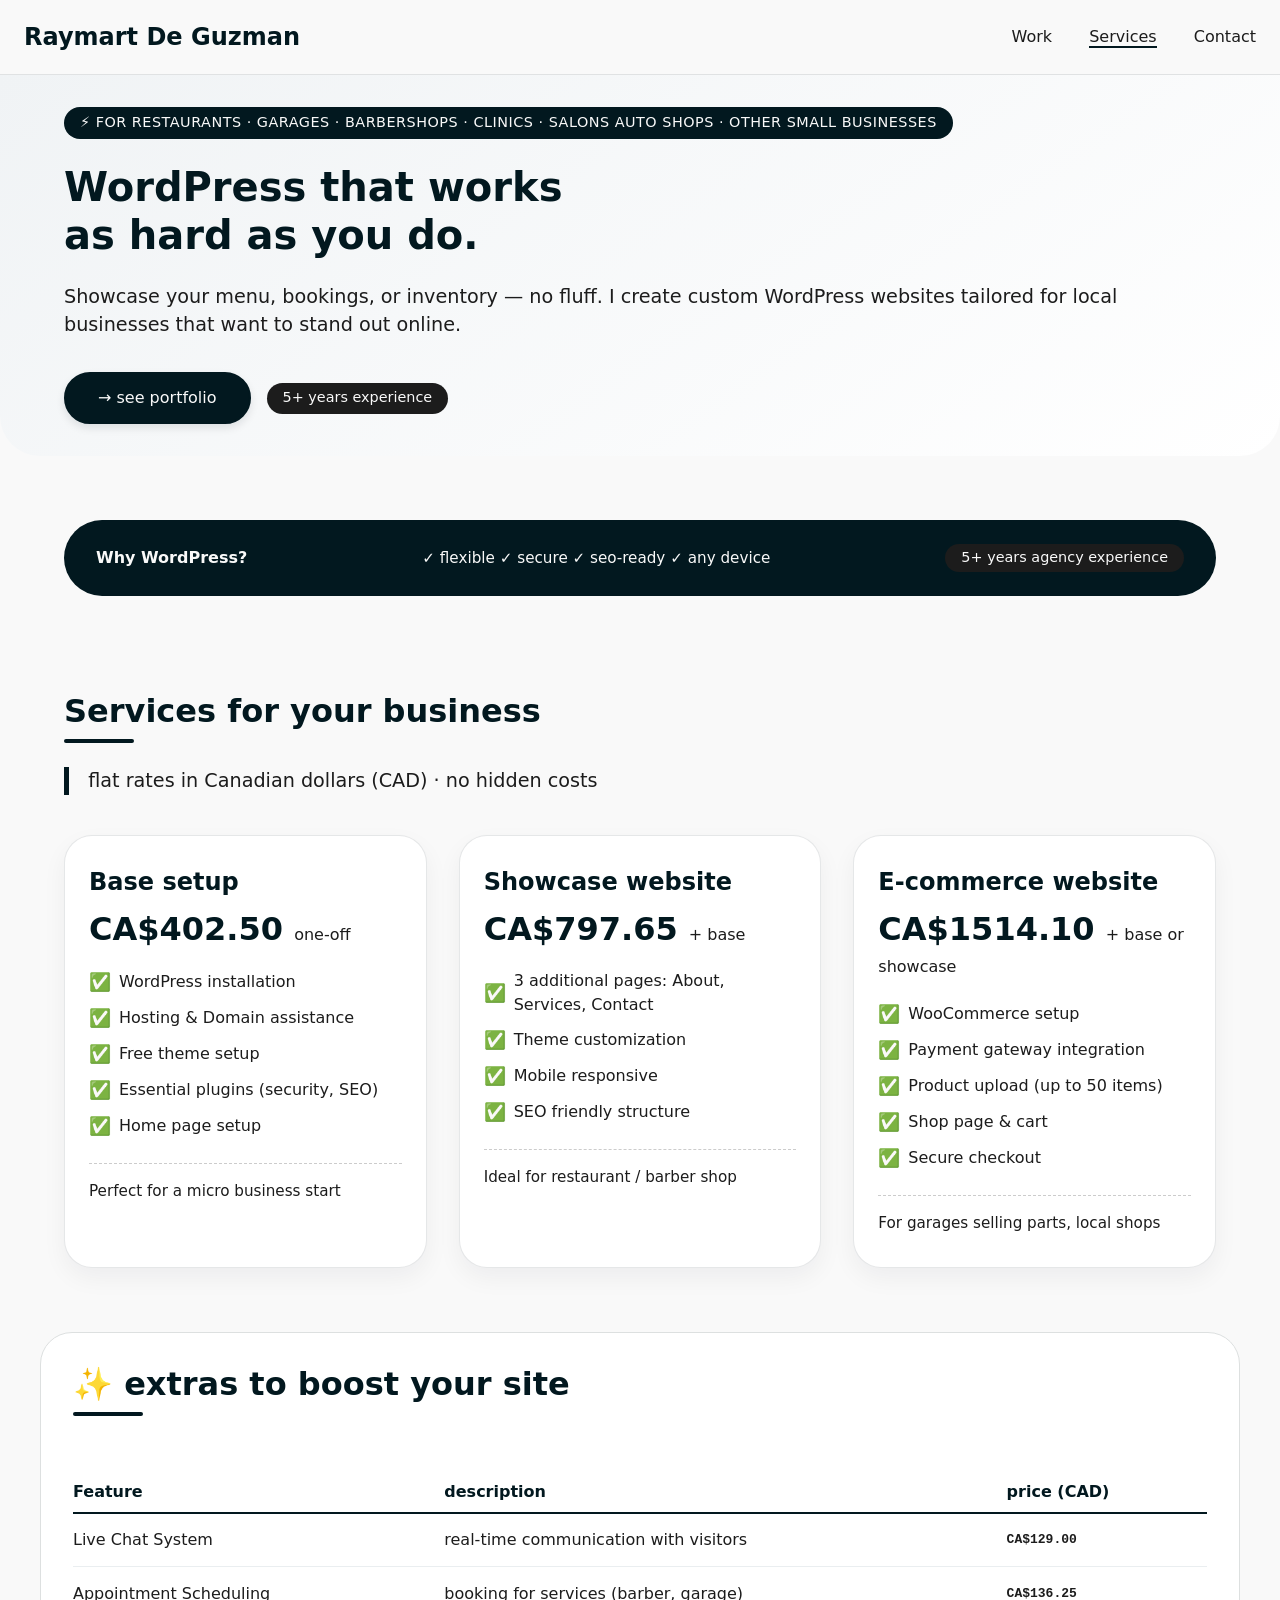
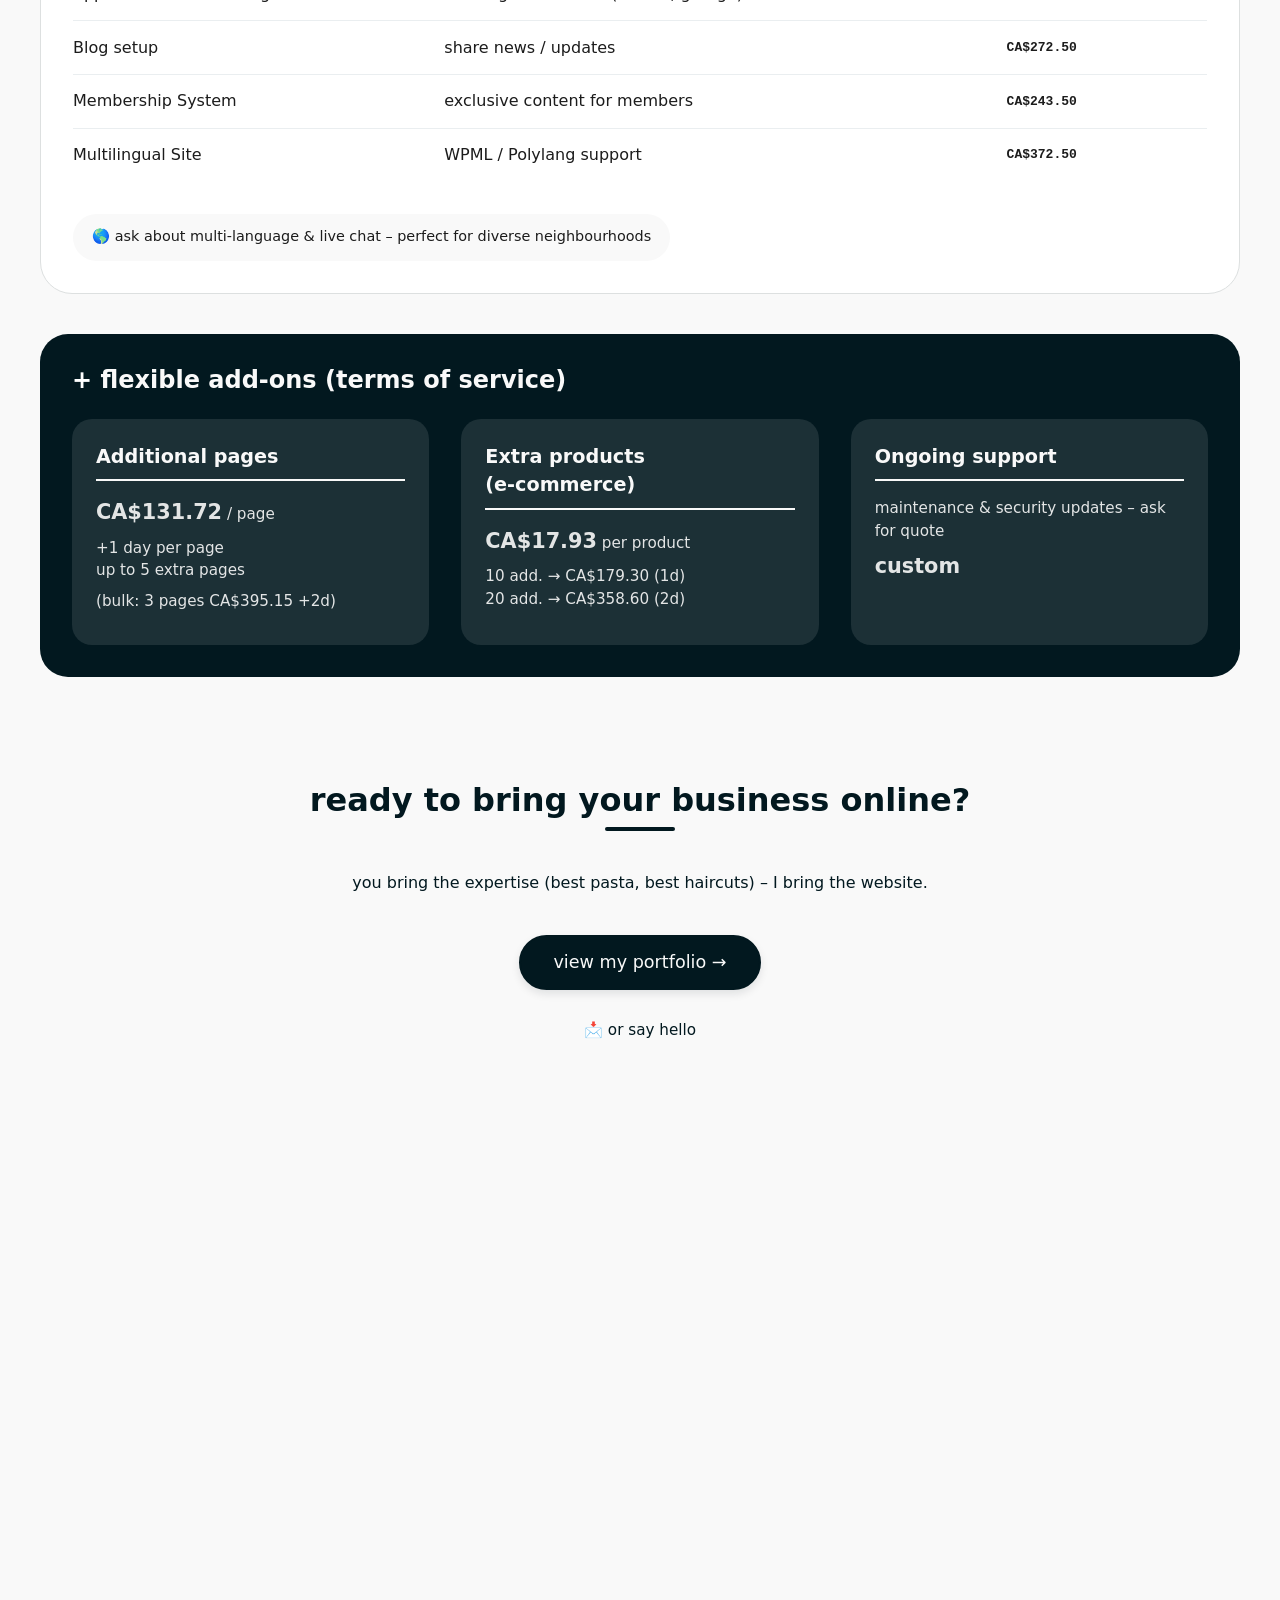
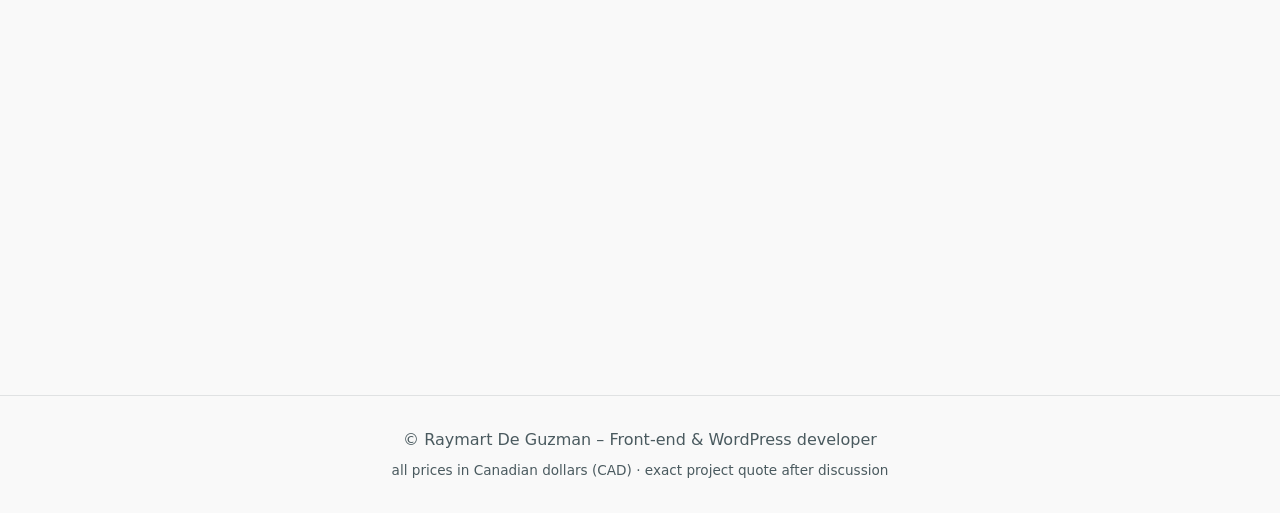
<file: services.html>
<!DOCTYPE html>
<html lang="en">
<head>
  <meta charset="UTF-8">
  <meta name="viewport" content="width=device-width, initial-scale=1.0">
  <title>Services · WordPress for local business | Raymart De Guzman</title>
  <!-- simple one-pager for /services/ – target: restaurant, garage, barber shop -->
  <!-- all prices now in CANADIAN DOLLARS (CAD) – updated consistently -->
  <style>
    /* RESET & BASE — using palette: #02181f, #f9f9f9, #1c1c1c */
    * {
      margin: 0;
      padding: 0;
      box-sizing: border-box;
    }

    body {
      background-color: #f9f9f9;
      color: #1c1c1c;
      font-family: system-ui, -apple-system, 'Segoe UI', Roboto, 'Helvetica Neue', sans-serif;
      line-height: 1.5;
      scroll-behavior: smooth;
    }

    .container {
      max-width: 1200px;
      margin: 0 auto;
      padding: 2rem 1.5rem;
    }

    /* TYPOGRAPHY & PALETTE */
    h1, h2, h3 {
      font-weight: 600;
      line-height: 1.2;
      color: #02181f;
    }

    h1 {
      font-size: 2.5rem;
      margin-bottom: 0.5rem;
    }

    h2 {
      font-size: 2rem;
      margin-bottom: 1.5rem;
      position: relative;
      display: inline-block;
    }
    h2:after {
      content: '';
      display: block;
      width: 70px;
      height: 4px;
      background: #02181f;
      margin-top: 0.5rem;
      border-radius: 3px;
    }

    h3 {
      font-size: 1.5rem;
      margin-bottom: 1rem;
    }

    .section-subhead {
      font-size: 1.2rem;
      color: #1c1c1c;
      max-width: 700px;
      margin-bottom: 2rem;
      border-left: 5px solid #02181f;
      padding-left: 1.2rem;
    }

    /* buttons / links */
    .btn {
      display: inline-block;
      background-color: #02181f;
      color: #f9f9f9;
      text-decoration: none;
      font-weight: 500;
      padding: 0.75rem 2rem;
      border-radius: 40px;
      transition: all 0.2s ease;
      border: 2px solid #02181f;
      box-shadow: 0 4px 8px rgba(2,24,31,0.1);
    }
    .btn:hover {
      background-color: transparent;
      color: #02181f;
    }
    .btn-outline {
      background-color: transparent;
      color: #02181f;
      border: 2px solid #02181f;
    }
    .btn-outline:hover {
      background-color: #02181f;
      color: #f9f9f9;
    }

    /* header / nav subtle */
    .navbar {
      display: flex;
      justify-content: space-between;
      align-items: center;
      padding: 1.2rem 1.5rem;
      background: #f9f9f9;
      border-bottom: 1px solid rgba(2,24,31,0.1);
    }
    .logo a {
      font-weight: 700;
      font-size: 1.5rem;
      color: #02181f;
      text-decoration: none;
    }
    .nav-links a {
      color: #1c1c1c;
      margin-left: 2rem;
      text-decoration: none;
      font-weight: 500;
    }
    .nav-links a:hover {
      color: #02181f;
      border-bottom: 2px solid #02181f;
    }

    /* HERO */
    .hero {
      background: linear-gradient(145deg, #f0f3f5 0%, #ffffff 100%);
      border-radius: 0 0 40px 40px;
    }
    .hero-grid {
      display: flex;
      align-items: center;
      gap: 2.5rem;
      flex-wrap: wrap;
    }
    .hero-content {
      flex: 1 1 350px;
    }
    .hero-badge {
      background: #02181f;
      color: #f9f9f9;
      display: inline-block;
      padding: 0.3rem 1rem;
      border-radius: 30px;
      font-size: 0.9rem;
      letter-spacing: 0.5px;
      margin-bottom: 1.5rem;
    }
    .hero-content p {
      font-size: 1.2rem;
      margin: 1.5rem 0 2rem;
    }
    .hero-image {
      flex: 1 1 350px;
      background: #02181f;
      color: #f9f9f9;
      padding: 2.5rem 2rem;
      border-radius: 30px;
      box-shadow: 20px 20px 0 rgba(2,24,31,0.2);
    }
    .hero-image blockquote {
      font-size: 1.5rem;
      font-weight: 300;
      margin-bottom: 1rem;
      line-height: 1.4;
    }
    .hero-image cite {
      font-style: normal;
      font-weight: 600;
      display: block;
      margin-top: 1rem;
    }
    .portfolio-mention {
      margin-top: 2rem;
      display: flex;
      gap: 1rem;
      align-items: center;
      flex-wrap: wrap;
    }
    .portfolio-mention span {
      background: #1c1c1c;
      color: #f9f9f9;
      padding: 0.3rem 1rem;
      border-radius: 30px;
      font-size: 0.9rem;
    }

    /* cards grid */
    .card-grid {
      display: grid;
      grid-template-columns: repeat(auto-fit, minmax(260px, 1fr));
      gap: 2rem;
      margin: 2.5rem 0 2rem;
    }
    .service-card {
      background: white;
      padding: 2rem 1.5rem;
      border-radius: 28px;
      box-shadow: 0 10px 25px rgba(2,24,31,0.05);
      border: 1px solid rgba(2,24,31,0.1);
      transition: transform 0.2s;
    }
    .service-card:hover {
      transform: translateY(-6px);
      border-color: #02181f;
    }
    .service-card .price {
      font-size: 2rem;
      font-weight: 700;
      color: #02181f;
      margin: 0.5rem 0 1rem;
      line-height: 1;
    }
    .price small {
      font-size: 1rem;
      font-weight: 400;
      color: #1c1c1c;
    }
    .service-card ul {
      list-style: none;
      margin: 1.5rem 0;
    }
    .service-card li {
      margin-bottom: 0.6rem;
      display: flex;
      align-items: center;
      gap: 0.5rem;
    }
    .service-card li::before {
      content: "✅";
      color: #02181f;
      font-size: 1.1rem;
    }
    .service-footer {
      margin-top: 1.5rem;
      border-top: 1px dashed #ccc;
      padding-top: 1rem;
      font-size: 0.95rem;
    }

    /* addons table style */
    .addons-section {
      background: white;
      border-radius: 32px;
      padding: 2rem;
      /* margin: 3rem 0; */
      border: 1px solid #dde0e0;
    }
    .addon-table {
      width: 100%;
      border-collapse: collapse;
      margin: 1.5rem 0 1rem;
    }
    .addon-table th {
      text-align: left;
      padding: 1rem 0.5rem 0.5rem 0;
      border-bottom: 2px solid #02181f;
      color: #02181f;
    }
    .addon-table td {
      padding: 0.9rem 0.5rem 0.9rem 0;
      border-bottom: 1px solid #eaeef0;
    }
    .addon-table tr:last-child td {
      border-bottom: none;
    }
    .addon-table .feature-desc {
      font-weight: 500;
    }
    .addon-table .price-tag {
      font-family: monospace;
      font-weight: 600;
      white-space: nowrap;
    }
    .note-multi {
      background: #f9f9f9;
      padding: 0.8rem 1.2rem;
      border-radius: 50px;
      display: inline-block;
      margin: 1rem 0 0;
      font-size: 0.9rem;
    }

    /* terms rows (extra pages/products) */
    .terms-panel {
      background: #02181f;
      color: #f9f9f9;
      border-radius: 28px;
      padding: 2rem;
      margin-top: 2.5rem;
      margin-bottom: 2.5rem;
    }
    .terms-panel h3 {
      color: #f9f9f9;
      margin-bottom: 1.5rem;
    }
    .flex-terms {
      display: flex;
      flex-wrap: wrap;
      gap: 2rem;
    }
    .term-item {
      background: rgba(255,255,255,0.1);
      padding: 1.5rem;
      border-radius: 20px;
      flex: 1 1 200px;
    }
    .term-item h4 {
      font-size: 1.2rem;
      border-bottom: 2px solid #f9f9f9;
      padding-bottom: 0.5rem;
      margin-bottom: 1rem;
    }
    .term-item p {
      font-size: 0.95rem;
      opacity: 0.9;
      margin-bottom: 0.5rem;
    }
    .term-item .price {
      font-weight: 700;
      font-size: 1.3rem;
    }

    /* CTA */
    .cta-block {
      text-align: center;
      /* background: #02181f; */
      color: #02181f;
      padding: 3.5rem 2rem;
      border-radius: 50px;
      margin-top: 3rem;
    }
    .cta-block h2 {
      color: #02181f;
    }
    .cta-block h2:after {
      background: #02181f;
      margin-left: auto;
      margin-right: auto;
    }
    .cta-block .btn {
      background: #02181f;
      color: #f9f9f9;
      border-color: #02181f;
      font-size: 1.1rem;
      margin-top: 1.5rem;
    }
    .cta-block .btn:hover {
      background: transparent;
      color: #02181f;
    }

    footer {
      text-align: center;
      padding: 2rem;
      color: #4a5a5f;
      border-top: 1px solid rgba(2,24,31,0.1);
    }
    footer a {
      color: #02181f;
    }
  </style>
</head>
<body>
  <!-- simple header (mimics existing site nav) -->
  <nav class="navbar">
    <div class="logo"><a href="https://tramyardg-site.vercel.app" target="_blank" rel="noopener">Raymart De Guzman</a></div>
    <div class="nav-links">
      <a href="https://tramyardg-site.vercel.app/index.html#portfolio" target="_blank" rel="noopener">Work</a>
      <a href="#" style="border-bottom: 2px solid #02181f;">Services</a>
      <a href="#contact">Contact</a>
    </div>
  </nav>

  <main>
    <!-- HERO section – reflects brand & targets small biz -->
    <section class="hero">
      <div class="container hero-grid">
        <div class="hero-content">
          <span class="hero-badge">⚡ FOR RESTAURANTS · GARAGES · BARBERSHOPS · CLINICS · SALONS AUTO SHOPS  · OTHER SMALL BUSINESSES</span>
          <h1>WordPress that works <br>as hard as you do.</h1>
          <p>Showcase your menu, bookings, or inventory — no fluff. I create custom WordPress websites tailored for local businesses that want to stand out online.</p>
          <div class="portfolio-mention">
            <a href="https://tramyardg-site.vercel.app" target="_blank" class="btn" rel="noopener">→ see portfolio</a>
            <span>5+ years experience</span>
          </div>
        </div>
        <!-- <div class="hero-image">
          <blockquote>“Raymart built our barbershop site – we now get 80% more bookings. Clean, fast, and exactly what we needed.”</blockquote>
          <cite>— Mike's Garage & Barbershop</cite>
          <div style="margin-top: 2rem; font-size: 0.9rem; background: #1c1c1c; padding: 0.8rem; border-radius: 30px;">
            ✅ trusted by local restaurant owners · automotive shops
          </div>
        </div> -->
      </div>
    </section>

    <!-- why WordPress short row -->
    <div class="container">
      <div style="background: #02181f; color: #f9f9f9; padding: 1.5rem 2rem; border-radius: 60px; margin: 2rem 0; display: flex; flex-wrap: wrap; justify-content: space-between; align-items: center;">
        <span style="font-weight: 600;">Why WordPress?</span>
        <span style="font-size: 0.95rem;">✓ flexible ✓ secure ✓ seo‑ready ✓ any device</span>
        <span style="font-size: 0.9rem; background: #1c1c1c; padding: 0.2rem 1rem; border-radius: 40px;">5+ years agency experience</span>
      </div>
    </div>

    <!-- MAIN SERVICES – now all prices in CAD (converted from EUR at ~1.45) -->
    <div class="container" id="services">
      <h2>Services for your business</h2>
      <div class="section-subhead">flat rates in Canadian dollars (CAD) · no hidden costs</div>

      <div class="card-grid">
        <!-- base rate: €50 → CA$72.50 -->
        <div class="service-card">
          <h3>Base setup</h3>
          <div class="price">CA$402.50 <small>one‑off</small></div>
          <ul>
            <li>WordPress installation</li>
            <li>Hosting & Domain assistance</li>
            <li>Free theme setup</li>
            <li>Essential plugins (security, SEO)</li>
            <li>Home page setup</li>
          </ul>
          <div class="service-footer">Perfect for a micro business start</div>
        </div>
        <!-- showcase website: €90 → CA$130.50 -->
        <div class="service-card">
          <h3>Showcase website</h3>
          <div class="price">CA$797.65 <small>+ base</small></div>
          <ul>
            <li>3 additional pages: About, Services, Contact</li>
            <li>Theme customization</li>
            <li>Mobile responsive</li>
            <li>SEO friendly structure</li>
          </ul>
          <div class="service-footer">Ideal for restaurant / barber shop</div>
        </div>
        <!-- e‑commerce (already in CAD from original) -->
        <div class="service-card">
          <h3>E‑commerce website</h3>
          <div class="price">CA$1514.10 <small>+ base or showcase</small></div>
          <ul>
            <li>WooCommerce setup</li>
            <li>Payment gateway integration</li>
            <li>Product upload (up to 50 items)</li>
            <li>Shop page & cart</li>
            <li>Secure checkout</li>
          </ul>
          <div class="service-footer">For garages selling parts, local shops</div>
        </div>
      </div>
    </div>

    <!-- additional features (converted from EUR to CAD) -->
    <div class="container addons-section">
      <h2 style="margin-top: 0;">✨ extras to boost your site</h2>
      <table class="addon-table">
        <thead><tr><th>Feature</th><th>description</th><th>price (CAD)</th></tr></thead>
        <tbody>
          <tr><td class="feature-desc">Live Chat System</td><td>real‑time communication with visitors</td><td class="price-tag">CA$129.00</td></tr>
          <tr><td class="feature-desc">Appointment Scheduling</td><td>booking for services (barber, garage)</td><td class="price-tag">CA$136.25</td></tr>
          <tr><td class="feature-desc">Blog setup</td><td>share news / updates</td><td class="price-tag">CA$272.50</td></tr>
          <tr><td class="feature-desc">Membership System</td><td>exclusive content for members</td><td class="price-tag">CA$243.50</td></tr>
          <tr><td class="feature-desc">Multilingual Site</td><td>WPML / Polylang support</td><td class="price-tag">CA$372.50</td></tr>
        </tbody>
      </table>
      <div class="note-multi">🌎 ask about multi‑language & live chat – perfect for diverse neighbourhoods</div>
    </div>

    <!-- terms of service: additional pages / products (already in CAD) -->
    <div class="container terms-panel">
      <h3><span style="color: #ffffff;">+</span> flexible add‑ons (terms of service)</h3>
      <div class="flex-terms">
        <div class="term-item">
          <h4>Additional pages</h4>
          <p><span class="price">CA$131.72</span> / page</p>
          <p>+1 day per page<br>up to 5 extra pages</p>
          <p style="margin-top: 0.5rem;">(bulk: 3 pages CA$395.15 +2d)</p>
        </div>
        <div class="term-item">
          <h4>Extra products (e‑commerce)</h4>
          <p><span class="price">CA$17.93</span> per product</p>
          <p>10 add. → CA$179.30 (1d)<br>20 add. → CA$358.60 (2d)</p>
        </div>
        <div class="term-item">
          <h4>Ongoing support</h4>
          <p>maintenance & security updates – ask for quote</p>
          <p class="price">custom</p>
        </div>
      </div>
    </div>

    <!-- small specialization: restaurant/garage/barber icons -->
    <!-- <div class="container" style="display: flex; gap: 2rem; justify-content: center; flex-wrap: wrap; background: #ffffff; border-radius: 50px; padding: 1.5rem;">
      <span style="font-weight: 600;">📍 TRUSTED BY:</span>
      <span>🍝 Ristorante Roma</span>
      <span>🔧 Mikes Auto Repair</span>
      <span>💈 The Barber House</span>
      <span>☕ Café local</span>
    </div> -->

    <!-- final CTA with portfolio link -->
    <div class="container cta-block" id="contact">
      <h2>ready to bring your business online?</h2>
      <p style="max-width: 600px; margin: 1rem auto;">you bring the expertise (best pasta, best haircuts) – I bring the website.</p>
      <a href="https://tramyardg-site.vercel.app" target="_blank" class="btn" rel="noopener">view my portfolio →</a>
      <p style="margin-top: 1.8rem; font-size: 0.95rem;">📩 or say hello</p>
      <iframe src="https://docs.google.com/forms/d/e/1FAIpQLScdstz4bjXh4woUZnv8R7Ny3F64ehyLKujx4F6tcTH7OoFj0Q/viewform?embedded=true" width="100%" height="891" frameborder="0" marginheight="0" marginwidth="0">Loading…</iframe>

    </div>


  </main>

  <footer>
    <p>© Raymart De Guzman – Front‑end & WordPress developer</p>
    <p style="margin-top: 0.5rem; font-size: 0.85rem;">all prices in Canadian dollars (CAD) · exact project quote after discussion</p>
  </footer>
</body>
</html>
</file>
<file: assets/theme/css/custom.css>
.anchor-links a,.card.proj-card a h4 *{text-decoration:underline}.card.proj-card{height:97%}img.proj-img-card{object-fit:cover;width:100%;height:100%;margin-bottom:2em;max-height:277.02px}.d-flex.flex-wrap.mb-5#filters-sec{gap:12px;padding:24px;background:linear-gradient(135deg,#02181f 10%,#eee 580%);border-radius:16px;box-shadow:0 8px 32px rgba(0,0,0,.1);align-items:center}.btn.btn-link{color:#fff!important;font-weight:600;font-size:15px;text-decoration:none!important;padding:10px 20px!important;background:rgba(255,255,255,.2);border-radius:8px;transition:.3s;backdrop-filter:blur(10px);border:1px solid rgba(255,255,255,.3)}.btn.btn-link:hover{background:rgba(255,255,255,.3);transform:translateY(-2px);box-shadow:0 4px 12px rgba(0,0,0,.15)}.select{position:relative}.select::after{content:'▼';position:absolute;right:16px;top:50%;transform:translateY(-50%);pointer-events:none;color:#667eea;font-size:12px;transition:transform .3s}.select:hover::after{transform:translateY(-50%) rotate(180deg)}#filters-sec .select{padding:0;display:block}.custom-select{appearance:none;-webkit-appearance:none;-moz-appearance:none;background:#fff;border:2px solid rgba(255,255,255,.5);border-radius:10px;padding:12px 40px 12px 16px;font-size:14px;font-weight:500;color:#333;cursor:pointer;transition:.3s;box-shadow:0 2px 8px rgba(0,0,0,.05)}.custom-select:hover{border-color:#667eea;box-shadow:0 4px 16px rgba(102,126,234,.2);transform:translateY(-2px)}.custom-select:focus{outline:0;border-color:#667eea;box-shadow:0 0 0 4px rgba(102,126,234,.1)}.custom-select option{padding:12px;font-weight:500}.custom-select option[value="-1"]{color:#999;font-style:italic}.d-flex.flex-wrap.mb-5#filters-sec:hover{box-shadow:0 12px 40px rgba(0,0,0,.15)}#no-results-message{opacity:0;display:none}.no-results-content{padding:20px;background:rgba(255,255,255,.05);border-radius:16px;border:2px dashed rgba(255,255,255,.2)}.no-results-content h3{color:#fff;font-size:24px;font-weight:600;margin-bottom:12px}.no-results-content p{color:rgba(255,255,255,.7);font-size:16px;margin:0}.anchor-links a,.anchor-links a:hover{color:#fff!important}.card-body .card-text a,.card-body div a{font-weight:700}.mbr-arrow{display:flex!important;align-items:center!important;justify-content:center!important}@media (max-width:768px){.d-flex.flex-wrap.mb-5#filters-sec{padding:16px;flex-direction:column}.custom-select{min-width:100%;width:100%}.btn.btn-link{width:100%;text-align:center}.ms-4.me-2.select{transform:translateX(-8px)}}.back-to-top{display:flex;position:fixed;bottom:20px;right:20px;padding:14px;font-size:16px;text-decoration:none;background:#000;color:#fff;border-radius:50%;opacity:.7}.back-to-top:hover{opacity:1}.mbr-figure img{width: auto!important;}
</file>
<file: assets/theme/css/style.min.css>
.article .lead blockquote,.article .lead ol,.article .lead p,.article .lead pre,.article .lead ul,figure{margin-bottom:0}blockquote,body{position:relative}.media,.media-container>div{max-width:100%}.mbr-fullscreen,.mbr-fullscreen .mbr-overlay{min-height:100vh}.mbr-arrow-up a,.mbr-arrow>a,a,a.mbr-iconfont:hover,a:hover{text-decoration:none}[type=submit],select{-webkit-appearance:none}.card-img img,.map iframe,.mbr-figure img,.media-container-column>*,select{width:100%}section{background-color:#eee;background-position:50% 50%;background-repeat:no-repeat;background-size:cover}.container,.container-fluid,section{position:relative;word-wrap:break-word}a{font-style:normal;font-weight:400;cursor:pointer}figure{overflow:hidden}body{color:#232323}.display-1,.display-2,.display-3,.display-4,.h1,.h2,.h3,.h4,.h5,.h6,h1,h2,h3,h4,h5,h6{line-height:1;word-break:break-word;word-wrap:break-word}.mbr-bold,b,strong{font-weight:700}blockquote{padding:10px 0 10px 20px;border-left:2px solid;border-color:#f36}input:-webkit-autofill,input:-webkit-autofill:active,input:-webkit-autofill:focus,input:-webkit-autofill:hover{transition-delay:9999s;transition-property:background-color,color}textarea[type=hidden]{display:none}section .mbr-background-video,section .mbr-background-video-preview{position:absolute;bottom:0;left:0;right:0;top:0}.hidden{visibility:hidden}.mbr-z-index20{z-index:20}.mbr-white{color:#fff}.mbr-black{color:#000}.mbr-bg-white{background-color:#fff}.mbr-bg-black{background-color:#000}.card,select{background-color:transparent}.align-left{text-align:left}.align-center{text-align:center}.align-right{text-align:right}@media (max-width:767px){.align-center,.align-left,.align-right,.mbr-section-btn,.mbr-section-title{text-align:center}}.mbr-light{font-weight:300}.media-size-item{-webkit-flex:1 1 auto;-moz-flex:1 1 auto;-ms-flex:1 1 auto;-o-flex:1 1 auto;flex:1 1 auto}.media-content{-webkit-flex-basis:100%;flex-basis:100%}.media-container-row{display:-ms-flexbox;display:-webkit-flex;display:flex;-webkit-flex-direction:row;-ms-flex-direction:row;flex-direction:row;-webkit-flex-wrap:wrap;-ms-flex-wrap:wrap;flex-wrap:wrap;-webkit-justify-content:center;-ms-flex-pack:center;justify-content:center;-webkit-align-content:center;-ms-flex-line-pack:center;align-content:center;-webkit-align-items:start;-ms-flex-align:start;align-items:start}.media-container-row .media-size-item{width:400px}.media-container-column{display:-ms-flexbox;display:-webkit-flex;display:flex;-webkit-flex-direction:column;-ms-flex-direction:column;flex-direction:column;-webkit-flex-wrap:wrap;-ms-flex-wrap:wrap;flex-wrap:wrap;-webkit-justify-content:center;-ms-flex-pack:center;justify-content:center;-webkit-align-content:center;-ms-flex-line-pack:center;align-content:center;-webkit-align-items:stretch;-ms-flex-align:stretch;align-items:stretch}figure[mbr-media-size]{transition:width .1s}.mbr-figure iframe,.mbr-figure img{display:block;width:100%}.card{border:none}.card-img{text-align:center;flex-shrink:0}.media{margin:0 auto}.mbr-figure{-ms-flex-item-align:center;-ms-grid-row-align:center;-webkit-align-self:center;align-self:center}.headline-top{display:flex;flex-direction:column;justify-content:center;align-items:center}@media (max-width:991px){.media-size-item{width:auto!important}.media{width:auto}.mbr-figure{width:100%!important}}/*! Buttons */.mbr-section-btn{margin-left:-.25rem;margin-right:-.25rem;font-size:0}nav .mbr-section-btn{margin-left:0;margin-right:0}.btn .mbr-iconfont,.btn.btn-sm .mbr-iconfont{cursor:pointer;margin-right:.5rem}.btn.btn-md .mbr-iconfont{margin-right:.8rem}.mbr-regular{font-weight:400}.mbr-semibold,label{font-weight:500}.mbr-fullscreen{display:flex;display:-webkit-flex;display:-moz-flex;display:-ms-flex;display:-o-flex;align-items:center;-webkit-align-items:center;padding-top:3rem;padding-bottom:3rem}.map{height:25rem;position:relative}.map iframe{height:100%}.mbr-arrow,.mbr-arrow-up a{width:60px;height:60px;cursor:pointer}.form-asterisk{font-family:initial;position:absolute;top:-2px;font-weight:400}.mbr-arrow-up{bottom:25px;right:90px;position:fixed;text-align:right;z-index:5000;color:#fff;font-size:32px;transform:rotate(180deg);-webkit-transform:rotate(180deg)}.engine,.mbr-arrow,.mbr-arrow>a>i{position:absolute}.mbr-arrow-up a{background:rgba(0,0,0,.2);border-radius:3px;color:#fff;display:inline-block;outline-style:none!important;position:relative;transition:.3s ease-in-out;text-align:center}.mbr-arrow-up a:hover{background-color:rgba(0,0,0,.4)}.mbr-arrow-up a i{line-height:60px}.mbr-arrow-up-icon{display:block;color:#fff}.mbr-arrow-up-icon::before{content:"\203a";display:inline-block;font-family:serif;font-size:32px;line-height:1;font-style:normal;position:relative;top:6px;left:-4px;-webkit-transform:rotate(-90deg);transform:rotate(-90deg)}.mbr-arrow{bottom:5px;left:50%;background-color:rgba(80,80,80,.5);border-radius:50%;-webkit-transform:translateX(-50%);transform:translateX(-50%)}.mbr-arrow>a{display:inline-block;outline-style:none;-webkit-animation:1.7s ease-in-out infinite arrowdown;animation:1.7s ease-in-out infinite arrowdown}.mbr-arrow>a>i{top:-2px;left:15px;font-size:2rem}@keyframes arrowdown{0%,100%{transform:translateY(0);-webkit-transform:translateY(0)}50%{transform:translateY(-5px);-webkit-transform:translateY(-5px)}}@-webkit-keyframes arrowdown{0%,100%{transform:translateY(0);-webkit-transform:translateY(0)}50%{transform:translateY(-5px);-webkit-transform:translateY(-5px)}}@media (max-width:500px){.mbr-arrow-up{left:50%;right:auto;transform:translateX(-50%) rotate(180deg);-webkit-transform:translateX(-50%) rotate(180deg)}}@keyframes gradient-animation{from{background-position:0 100%;animation-timing-function:ease-in-out}to{background-position:100% 0;animation-timing-function:ease-in-out}}@-webkit-keyframes gradient-animation{from{background-position:0 100%;animation-timing-function:ease-in-out}to{background-position:100% 0;animation-timing-function:ease-in-out}}.bg-gradient{background-size:200% 200%;animation:5s infinite alternate gradient-animation;-webkit-animation:5s infinite alternate gradient-animation}.menu .navbar-brand,.menu .navbar-brand .navbar-caption-wrap,.menu .navbar-brand .navbar-logo img{display:-webkit-flex}.menu .navbar-brand span{display:flex;display:-webkit-flex}@media (min-width:768px) and (max-width:991px){.menu .navbar-toggleable-sm .navbar-nav{display:-webkit-box;display:-webkit-flex;display:-ms-flexbox}}@media (min-width:992px){.media-container-row{-webkit-flex-wrap:nowrap;-ms-flex-wrap:nowrap;flex-wrap:nowrap}.menu .navbar-nav.nav-dropdown{display:-webkit-flex}.menu .navbar-toggleable-sm .navbar-collapse{display:-webkit-flex!important}}.engine{text-indent:-2400px;text-align:center;padding:0;top:0;left:-2400px}.headline.mbr-text,.select{position:relative}#sm-container{display:flex;align-content:center;justify-content:flex-end;padding-top:10px}#sm-container a{margin-left:10px}#sm-container a svg{width:24px;height:24px}.col-md-4{transition:opacity .3s}.icons-media-container .card{position:relative;transition:transform .3s;transform-origin:bottom center}.icons-media-container .card:hover{transform:translateY(-10px)}:root{--select-border:#777;--select-focus:blue;--select-arrow:var(--select-border)}select{-moz-appearance:none;appearance:none;border:none;padding:0 1em 0 0;margin:0;font-family:inherit;font-size:16px;cursor:inherit;line-height:inherit;z-index:1;outline:0}select::-ms-expand{display:none}.select{display:grid;grid-template-areas:"select";align-items:center;min-width:15ch;max-width:30ch;border:1px solid var(--select-border);border-radius:.25em;padding:.25em .5em;font-size:1.25rem;cursor:pointer;line-height:1.1;background-color:#fff;background-image:linear-gradient(to top,#f9f9f9,#fff 33%)}.select select,.select::after{grid-area:select}.select:not(.select--multiple)::after{content:"";justify-self:end;width:.8em;height:.5em;background-color:var(--select-arrow);-webkit-clip-path:polygon(100% 0%,0 0%,50% 100%);clip-path:polygon(100% 0%,0 0%,50% 100%)}select:focus+.focus{position:absolute;top:-1px;left:-1px;right:-1px;bottom:-1px;border:2px solid var(--select-focus);border-radius:inherit}select[multiple]{padding-right:0;height:6rem}select[multiple] option{white-space:normal;outline-color:var(--select-focus)}.select--disabled{cursor:not-allowed;background-color:#eee;background-image:linear-gradient(to top,#ddd,#eee 33%)}label{font-size:1.125rem}.select+label{margin-top:2rem}@media (min-width:1200px){.headline.mbr-text span{position:absolute;left:0;width:100%}}.card-body.d-flex.flex-column.align-items-start a:hover,.card-body.d-flex.flex-column.align-items-start a:hover h4 strong{text-decoration:underline}
</file>
<file: assets/mobirise/css/mbr.min.css>
@import url(https://fonts.googleapis.com/css?family=Rubik:300,300i,400,400i,500,500i,700,700i,900,900i);body{font-style:normal;line-height:1.5}.mbr-section-title{font-style:normal;line-height:1.2}.mbr-section-subtitle{line-height:1.3}.mbr-text{font-style:normal;line-height:1.6}.display-1{font-family:'Rubik',sans-serif;font-size:4.25rem}.display-1>.mbr-iconfont{font-size:6.8rem}.display-2{font-family:'Rubik',sans-serif;font-size:3rem}.display-2>.mbr-iconfont{font-size:4.8rem}.display-4{font-family:'Rubik',sans-serif;font-size:1rem}.display-4>.mbr-iconfont{font-size:1.6rem}.display-5{font-family:'Rubik',sans-serif;font-size:1.5rem}.display-5>.mbr-iconfont{font-size:2.4rem}.display-7{font-family:'Rubik',sans-serif;font-size:1rem}.display-7>.mbr-iconfont{font-size:1.6rem}@media (max-width:768px){.display-1{font-size:3.4rem;font-size:calc(2.1374999999999997rem + (4.25 - 2.1374999999999997) * ((100vw - 20rem) / (48 - 20)));line-height:calc(1.4 * (2.1374999999999997rem + (4.25 - 2.1374999999999997) * ((100vw - 20rem) / (48 - 20))))}.display-2{font-size:2.4rem;font-size:calc(1.7rem + (3 - 1.7) * ((100vw - 20rem) / (48 - 20)));line-height:calc(1.4 * (1.7rem + (3 - 1.7) * ((100vw - 20rem) / (48 - 20))))}.display-4{font-size:.8rem;font-size:calc(1rem + (1 - 1) * ((100vw - 20rem) / (48 - 20)));line-height:calc(1.4 * (1rem + (1 - 1) * ((100vw - 20rem) / (48 - 20))))}.display-5{font-size:1.2rem;font-size:calc(1.175rem + (1.5 - 1.175) * ((100vw - 20rem) / (48 - 20)));line-height:calc(1.4 * (1.175rem + (1.5 - 1.175) * ((100vw - 20rem) / (48 - 20))))}}.btn{font-weight:500;border-width:2px;font-style:normal;letter-spacing:1px;margin:.4rem .8rem;white-space:normal;-webkit-transition:all 0.3s ease-in-out;-moz-transition:all 0.3s ease-in-out;transition:all 0.3s ease-in-out;padding:1rem 3rem;border-radius:3px;display:inline-flex;align-items:center;justify-content:center;word-break:break-word}.btn-sm{font-weight:500;letter-spacing:1px;-webkit-transition:all 0.3s ease-in-out;-moz-transition:all 0.3s ease-in-out;transition:all 0.3s ease-in-out;padding:.6rem 1.5rem;border-radius:3px}.btn-md{font-weight:500;letter-spacing:1px;margin:.4rem .8rem!important;-webkit-transition:all 0.3s ease-in-out;-moz-transition:all 0.3s ease-in-out;transition:all 0.3s ease-in-out;padding:1rem 3rem;border-radius:3px}.btn-lg{font-weight:500;letter-spacing:1px;margin:.4rem .8rem!important;-webkit-transition:all 0.3s ease-in-out;-moz-transition:all 0.3s ease-in-out;transition:all 0.3s ease-in-out;padding:1.2rem 3.2rem;border-radius:3px}.bg-primary{background-color:#55b4d4!important}.bg-success{background-color:#f7ed4a!important}.bg-info{background-color:#82786e!important}.bg-warning{background-color:#879a9f!important}.bg-danger{background-color:#b1a374!important}.btn-primary,.btn-primary:active{background-color:#55b4d4;border-color:#55b4d4;color:#fff}.btn-primary:hover,.btn-primary:focus,.btn-primary.focus,.btn-primary.active{color:#fff;background-color:#2d8fb0;border-color:#2d8fb0}.btn-primary.disabled,.btn-primary:disabled{color:#ffffff!important;background-color:#2d8fb0!important;border-color:#2d8fb0!important}.btn-secondary,.btn-secondary:active{background-color:#f36;border-color:#f36;color:#fff}.btn-secondary:hover,.btn-secondary:focus,.btn-secondary.focus,.btn-secondary.active{color:#fff;background-color:#e50039;border-color:#e50039}.btn-secondary.disabled,.btn-secondary:disabled{color:#ffffff!important;background-color:#e50039!important;border-color:#e50039!important}.btn-info,.btn-info:active{background-color:#82786e;border-color:#82786e;color:#fff}.btn-info:hover,.btn-info:focus,.btn-info.focus,.btn-info.active{color:#fff;background-color:#59524b;border-color:#59524b}.btn-info.disabled,.btn-info:disabled{color:#ffffff!important;background-color:#59524b!important;border-color:#59524b!important}.btn-success,.btn-success:active{background-color:#f7ed4a;border-color:#f7ed4a;color:#fff}.btn-success:hover,.btn-success:focus,.btn-success.focus,.btn-success.active{color:#fff;background-color:#eadd0a;border-color:#eadd0a}.btn-success.disabled,.btn-success:disabled{color:#ffffff!important;background-color:#eadd0a!important;border-color:#eadd0a!important}.btn-warning,.btn-warning:active{background-color:#879a9f;border-color:#879a9f;color:#fff}.btn-warning:hover,.btn-warning:focus,.btn-warning.focus,.btn-warning.active{color:#fff;background-color:#617479;border-color:#617479}.btn-warning.disabled,.btn-warning:disabled{color:#ffffff!important;background-color:#617479!important;border-color:#617479!important}.btn-danger,.btn-danger:active{background-color:#b1a374;border-color:#b1a374;color:#fff}.btn-danger:hover,.btn-danger:focus,.btn-danger.focus,.btn-danger.active{color:#fff;background-color:#8b7d4e;border-color:#8b7d4e}.btn-danger.disabled,.btn-danger:disabled{color:#ffffff!important;background-color:#8b7d4e!important;border-color:#8b7d4e!important}.btn-white{color:#333333!important}.btn-white,.btn-white:active{background-color:#fff;border-color:#fff;color:#fff}.btn-white:hover,.btn-white:focus,.btn-white.focus,.btn-white.active{color:#fff;background-color:#d4d4d4;border-color:#d4d4d4}.btn-white.disabled,.btn-white:disabled{color:#ffffff!important;background-color:#d4d4d4!important;border-color:#d4d4d4!important}.btn-black,.btn-black:active{background-color:#333;border-color:#333;color:#fff}.btn-black:hover,.btn-black:focus,.btn-black.focus,.btn-black.active{color:#fff;background-color:#0d0d0d;border-color:#0d0d0d}.btn-black.disabled,.btn-black:disabled{color:#ffffff!important;background-color:#0d0d0d!important;border-color:#0d0d0d!important}.btn-primary-outline,.btn-primary-outline:active{background:none;border-color:#277e9c;color:#277e9c}.btn-primary-outline:hover,.btn-primary-outline:focus,.btn-primary-outline.focus,.btn-primary-outline.active{color:#fff;background-color:#55b4d4;border-color:#55b4d4}.btn-primary-outline.disabled,.btn-primary-outline:disabled{color:#ffffff!important;background-color:#55b4d4!important;border-color:#55b4d4!important}.btn-secondary-outline,.btn-secondary-outline:active{background:none;border-color:#c03;color:#c03}.btn-secondary-outline:hover,.btn-secondary-outline:focus,.btn-secondary-outline.focus,.btn-secondary-outline.active{color:#fff;background-color:#f36;border-color:#f36}.btn-secondary-outline.disabled,.btn-secondary-outline:disabled{color:#ffffff!important;background-color:#ff3366!important;border-color:#ff3366!important}.btn-info-outline,.btn-info-outline:active{background:none;border-color:#4b453f;color:#4b453f}.btn-info-outline:hover,.btn-info-outline:focus,.btn-info-outline.focus,.btn-info-outline.active{color:#fff;background-color:#82786e;border-color:#82786e}.btn-info-outline.disabled,.btn-info-outline:disabled{color:#ffffff!important;background-color:#82786e!important;border-color:#82786e!important}.btn-success-outline,.btn-success-outline:active{background:none;border-color:#d2c609;color:#d2c609}.btn-success-outline:hover,.btn-success-outline:focus,.btn-success-outline.focus,.btn-success-outline.active{color:#fff;background-color:#f7ed4a;border-color:#f7ed4a}.btn-success-outline.disabled,.btn-success-outline:disabled{color:#ffffff!important;background-color:#f7ed4a!important;border-color:#f7ed4a!important}.btn-warning-outline,.btn-warning-outline:active{background:none;border-color:#55666b;color:#55666b}.btn-warning-outline:hover,.btn-warning-outline:focus,.btn-warning-outline.focus,.btn-warning-outline.active{color:#fff;background-color:#879a9f;border-color:#879a9f}.btn-warning-outline.disabled,.btn-warning-outline:disabled{color:#ffffff!important;background-color:#879a9f!important;border-color:#879a9f!important}.btn-danger-outline,.btn-danger-outline:active{background:none;border-color:#7a6e45;color:#7a6e45}.btn-danger-outline:hover,.btn-danger-outline:focus,.btn-danger-outline.focus,.btn-danger-outline.active{color:#fff;background-color:#b1a374;border-color:#b1a374}.btn-danger-outline.disabled,.btn-danger-outline:disabled{color:#ffffff!important;background-color:#b1a374!important;border-color:#b1a374!important}.btn-black-outline,.btn-black-outline:active{background:none;border-color:#000;color:#000}.btn-black-outline:hover,.btn-black-outline:focus,.btn-black-outline.focus,.btn-black-outline.active{color:#fff;background-color:#333;border-color:#333}.btn-black-outline.disabled,.btn-black-outline:disabled{color:#ffffff!important;background-color:#333333!important;border-color:#333333!important}.btn-white-outline,.btn-white-outline:active,.btn-white-outline.active{background:none;border-color:#fff;color:#fff}.btn-white-outline:hover,.btn-white-outline:focus,.btn-white-outline.focus{color:#333;background-color:#fff;border-color:#fff}.text-primary{color:#55b4d4!important}.text-secondary{color:#ff3366!important}.text-success{color:#f7ed4a!important}.text-info{color:#82786e!important}.text-warning{color:#879a9f!important}.text-danger{color:#b1a374!important}.text-white{color:#ffffff!important}.text-black{color:#000000!important}a.text-primary:hover,a.text-primary:focus{color:#277e9c!important}a.text-secondary:hover,a.text-secondary:focus{color:#cc0033!important}a.text-success:hover,a.text-success:focus{color:#d2c609!important}a.text-info:hover,a.text-info:focus{color:#4b453f!important}a.text-warning:hover,a.text-warning:focus{color:#55666b!important}a.text-danger:hover,a.text-danger:focus{color:#7a6e45!important}a.text-white:hover,a.text-white:focus{color:#b3b3b3!important}a.text-black:hover,a.text-black:focus{color:#4d4d4d!important}.alert-success{background-color:#70c770}.alert-info{background-color:#82786e}.alert-warning{background-color:#879a9f}.alert-danger{background-color:#b1a374}.mbr-section-btn a.btn:not(.btn-form){border-radius:100px}.mbr-section-btn a.btn:not(.btn-form):hover{box-shadow:0 10px 40px 0 rgba(0,0,0,.2)}.mbr-gallery-filter li a{border-radius:100px!important}.mbr-gallery-filter li.active .btn{background-color:#55b4d4;border-color:#55b4d4;color:#fff}.mbr-gallery-filter li.active .btn:focus{box-shadow:none}.nav-tabs .nav-link{border-radius:100px!important}.btn-form{border-radius:0}.btn-form:hover{cursor:pointer}a,a:hover{color:#2A3CBC !important;}.mbr-plan-header.bg-primary .mbr-plan-subtitle,.mbr-plan-header.bg-primary .mbr-plan-price-desc{color:#f8fcfd}.mbr-plan-header.bg-success .mbr-plan-subtitle,.mbr-plan-header.bg-success .mbr-plan-price-desc{color:#fff}.mbr-plan-header.bg-info .mbr-plan-subtitle,.mbr-plan-header.bg-info .mbr-plan-price-desc{color:#beb8b2}.mbr-plan-header.bg-warning .mbr-plan-subtitle,.mbr-plan-header.bg-warning .mbr-plan-price-desc{color:#ced6d8}.mbr-plan-header.bg-danger .mbr-plan-subtitle,.mbr-plan-header.bg-danger .mbr-plan-price-desc{color:#dfd9c6}.scrollToTop_wraper{opacity:0!important}.note-check a[data-value=Rubik]{font-style:normal}.mbr-arrow a{color:#fff}.form-control-label{position:relative;cursor:pointer;margin-bottom:.357em;padding:0}.alert{color:#fff;border-radius:0;border:0;font-size:.875rem;line-height:1.5;margin-bottom:1.875rem;padding:1.25rem;position:relative}.alert.alert-form::after{background-color:inherit;bottom:-7px;content:"";display:block;height:14px;left:50%;margin-left:-7px;position:absolute;transform:rotate(45deg);width:14px}.form-control{background-color:#f5f5f5;box-shadow:none;color:#565656;font-family:'Rubik',sans-serif;font-size:1rem;line-height:1.43;min-height:3.5em;padding:1.07em .5em}.form-control>.mbr-iconfont{font-size:1.6rem}.form-control,.form-control:focus{border:1px solid #e8e8e8}.form-active .form-control:invalid{border-color:red}.mbr-overlay{background-color:#000;bottom:0;left:0;opacity:.5;position:absolute;right:0;top:0;z-index:0}blockquote{font-style:italic;padding:10px 0 10px 20px;font-size:1.09rem;position:relative;border-color:#55b4d4;border-width:3px}ul,ol,pre,blockquote{margin-bottom:2.3125rem}pre{background:#f4f4f4;padding:10px 24px;white-space:pre-wrap}.inactive{-webkit-user-select:none;-moz-user-select:none;-ms-user-select:none;user-select:none;pointer-events:none;-webkit-user-drag:none;user-drag:none}.mbr-section__comments .row{justify-content:center}.mbr-form .btn{margin:.4rem 0}.mbr-form .input-group-btn a.btn{border-radius:100px!important}.mbr-form .input-group-btn a.btn:hover{box-shadow:0 10px 40px 0 rgba(0,0,0,.2)}.mbr-form .input-group-btn button[type="submit"]{border-radius:100px!important;padding:1rem 3rem}.mbr-form .input-group-btn button[type="submit"]:hover{box-shadow:0 10px 40px 0 rgba(0,0,0,.2)}.form2 .form-control{border-top-left-radius:100px;border-bottom-left-radius:100px}.form2 .input-group-btn a.btn{border-top-left-radius:0!important;border-bottom-left-radius:0!important}.form2 .input-group-btn button[type="submit"]{border-top-left-radius:0!important;border-bottom-left-radius:0!important}.form3 input[type="email"]{border-radius:100px!important}@media (max-width:349px){.form2 input[type="email"]{border-radius:100px!important}.form2 .input-group-btn a.btn{border-radius:100px!important}.form2 .input-group-btn button[type="submit"]{border-radius:100px!important}}@media (max-width:767px){.btn{font-size:.75rem!important}.btn .mbr-iconfont{font-size:1rem!important}}.btn-social{font-size:20px;border-radius:50%;padding:0;width:44px;height:44px;line-height:44px;text-align:center;position:relative;border:2px solid #c0a375;border-color:#55b4d4;color:#232323;cursor:pointer}.btn-social i{top:0;line-height:44px;width:44px}.btn-social:hover{color:#fff;background:#55b4d4}.btn-social+.btn{margin-left:.1rem}.mbr-footer-content li::before,.mbr-footer .mbr-contacts li::before{background:#55b4d4}.mbr-footer-content li a:hover,.mbr-footer .mbr-contacts li a:hover{color:#55b4d4}.footer3 input[type="email"],.footer4 input[type="email"]{border-radius:100px!important}.footer3 .input-group-btn a.btn,.footer4 .input-group-btn a.btn{border-radius:100px!important}.footer3 .input-group-btn button[type="submit"],.footer4 .input-group-btn button[type="submit"]{border-radius:100px!important}.header13 .form-inline input[type="email"],.header14 .form-inline input[type="email"]{border-radius:100px}.header13 .form-inline input[type="text"],.header14 .form-inline input[type="text"]{border-radius:100px}.header13 .form-inline input[type="tel"],.header14 .form-inline input[type="tel"]{border-radius:100px}.header13 .form-inline a.btn,.header14 .form-inline a.btn{border-radius:100px}.header13 .form-inline button,.header14 .form-inline button{border-radius:100px!important}.offset-1{margin-left:8.33333%}.offset-2{margin-left:16.66667%}.offset-3{margin-left:25%}.offset-4{margin-left:33.33333%}.offset-5{margin-left:41.66667%}.offset-6{margin-left:50%}.offset-7{margin-left:58.33333%}.offset-8{margin-left:66.66667%}.offset-9{margin-left:75%}.offset-10{margin-left:83.33333%}.offset-11{margin-left:91.66667%}@media (min-width:576px){.offset-sm-0{margin-left:0%}.offset-sm-1{margin-left:8.33333%}.offset-sm-2{margin-left:16.66667%}.offset-sm-3{margin-left:25%}.offset-sm-4{margin-left:33.33333%}.offset-sm-5{margin-left:41.66667%}.offset-sm-6{margin-left:50%}.offset-sm-7{margin-left:58.33333%}.offset-sm-8{margin-left:66.66667%}.offset-sm-9{margin-left:75%}.offset-sm-10{margin-left:83.33333%}.offset-sm-11{margin-left:91.66667%}}@media (min-width:768px){.offset-md-0{margin-left:0%}.offset-md-1{margin-left:8.33333%}.offset-md-2{margin-left:16.66667%}.offset-md-3{margin-left:25%}.offset-md-4{margin-left:33.33333%}.offset-md-5{margin-left:41.66667%}.offset-md-6{margin-left:50%}.offset-md-7{margin-left:58.33333%}.offset-md-8{margin-left:66.66667%}.offset-md-9{margin-left:75%}.offset-md-10{margin-left:83.33333%}.offset-md-11{margin-left:91.66667%}}@media (min-width:992px){.offset-lg-0{margin-left:0%}.offset-lg-1{margin-left:8.33333%}.offset-lg-2{margin-left:16.66667%}.offset-lg-3{margin-left:25%}.offset-lg-4{margin-left:33.33333%}.offset-lg-5{margin-left:41.66667%}.offset-lg-6{margin-left:50%}.offset-lg-7{margin-left:58.33333%}.offset-lg-8{margin-left:66.66667%}.offset-lg-9{margin-left:75%}.offset-lg-10{margin-left:83.33333%}.offset-lg-11{margin-left:91.66667%}}@media (min-width:1200px){.offset-xl-0{margin-left:0%}.offset-xl-1{margin-left:8.33333%}.offset-xl-2{margin-left:16.66667%}.offset-xl-3{margin-left:25%}.offset-xl-4{margin-left:33.33333%}.offset-xl-5{margin-left:41.66667%}.offset-xl-6{margin-left:50%}.offset-xl-7{margin-left:58.33333%}.offset-xl-8{margin-left:66.66667%}.offset-xl-9{margin-left:75%}.offset-xl-10{margin-left:83.33333%}.offset-xl-11{margin-left:91.66667%}}.navbar-toggler{-webkit-align-self:flex-start;-ms-flex-item-align:start;align-self:flex-start;padding:.25rem .75rem;font-size:1.25rem;line-height:1;background:transparent;border:1px solid transparent;-webkit-border-radius:.25rem;border-radius:.25rem}.navbar-toggler:focus,.navbar-toggler:hover{text-decoration:none}.navbar-toggler-icon{display:inline-block;width:1.5em;height:1.5em;vertical-align:middle;content:"";background:no-repeat center center;-webkit-background-size:100% 100%;-o-background-size:100% 100%;background-size:100% 100%}.navbar-toggler-left{position:absolute;left:1rem}.navbar-toggler-right{position:absolute;right:1rem}@media (max-width:575px){.navbar-toggleable .navbar-nav .dropdown-menu{position:static;float:none}.navbar-toggleable>.container{padding-right:0;padding-left:0}}@media (min-width:576px){.navbar-toggleable{-webkit-box-orient:horizontal;-webkit-box-direction:normal;-webkit-flex-direction:row;-ms-flex-direction:row;flex-direction:row;-webkit-flex-wrap:nowrap;-ms-flex-wrap:nowrap;flex-wrap:nowrap;-webkit-box-align:center;-webkit-align-items:center;-ms-flex-align:center;align-items:center}.navbar-toggleable .navbar-nav{-webkit-box-orient:horizontal;-webkit-box-direction:normal;-webkit-flex-direction:row;-ms-flex-direction:row;flex-direction:row}.navbar-toggleable .navbar-nav .nav-link{padding-right:.5rem;padding-left:.5rem}.navbar-toggleable>.container{display:-webkit-box;display:-webkit-flex;display:-ms-flexbox;display:flex;-webkit-flex-wrap:nowrap;-ms-flex-wrap:nowrap;flex-wrap:nowrap;-webkit-box-align:center;-webkit-align-items:center;-ms-flex-align:center;align-items:center}.navbar-toggleable .navbar-collapse{display:-webkit-box!important;display:-webkit-flex!important;display:-ms-flexbox!important;display:flex!important;width:100%}.navbar-toggleable .navbar-toggler{display:none}}@media (max-width:767px){.navbar-toggleable-sm .navbar-nav .dropdown-menu{position:static;float:none}.navbar-toggleable-sm>.container{padding-right:0;padding-left:0}}@media (min-width:768px){.navbar-toggleable-sm{-webkit-box-orient:horizontal;-webkit-box-direction:normal;-webkit-flex-direction:row;-ms-flex-direction:row;flex-direction:row;-webkit-flex-wrap:nowrap;-ms-flex-wrap:nowrap;flex-wrap:nowrap;-webkit-box-align:center;-webkit-align-items:center;-ms-flex-align:center;align-items:center}.navbar-toggleable-sm .navbar-nav{-webkit-box-orient:horizontal;-webkit-box-direction:normal;-webkit-flex-direction:row;-ms-flex-direction:row;flex-direction:row}.navbar-toggleable-sm .navbar-nav .nav-link{padding-right:.5rem;padding-left:.5rem}.navbar-toggleable-sm>.container{display:-webkit-box;display:-webkit-flex;display:-ms-flexbox;display:flex;-webkit-flex-wrap:nowrap;-ms-flex-wrap:nowrap;flex-wrap:nowrap;-webkit-box-align:center;-webkit-align-items:center;-ms-flex-align:center;align-items:center}.navbar-toggleable-sm .navbar-collapse{display:-webkit-box!important;display:-webkit-flex!important;display:-ms-flexbox!important;display:flex!important;width:100%}.navbar-toggleable-sm .navbar-toggler{display:none}}@media (max-width:991px){.navbar-toggleable-md .navbar-nav .dropdown-menu{position:static;float:none}.navbar-toggleable-md>.container{padding-right:0;padding-left:0}}@media (min-width:992px){.navbar-toggleable-md{-webkit-box-orient:horizontal;-webkit-box-direction:normal;-webkit-flex-direction:row;-ms-flex-direction:row;flex-direction:row;-webkit-flex-wrap:nowrap;-ms-flex-wrap:nowrap;flex-wrap:nowrap;-webkit-box-align:center;-webkit-align-items:center;-ms-flex-align:center;align-items:center}.navbar-toggleable-md .navbar-nav{-webkit-box-orient:horizontal;-webkit-box-direction:normal;-webkit-flex-direction:row;-ms-flex-direction:row;flex-direction:row}.navbar-toggleable-md .navbar-nav .nav-link{padding-right:.5rem;padding-left:.5rem}.navbar-toggleable-md>.container{display:-webkit-box;display:-webkit-flex;display:-ms-flexbox;display:flex;-webkit-flex-wrap:nowrap;-ms-flex-wrap:nowrap;flex-wrap:nowrap;-webkit-box-align:center;-webkit-align-items:center;-ms-flex-align:center;align-items:center}.navbar-toggleable-md .navbar-collapse{display:-webkit-box!important;display:-webkit-flex!important;display:-ms-flexbox!important;display:flex!important;width:100%}.navbar-toggleable-md .navbar-toggler{display:none}}@media (max-width:1199px){.navbar-toggleable-lg .navbar-nav .dropdown-menu{position:static;float:none}.navbar-toggleable-lg>.container{padding-right:0;padding-left:0}}@media (min-width:1200px){.navbar-toggleable-lg{-webkit-box-orient:horizontal;-webkit-box-direction:normal;-webkit-flex-direction:row;-ms-flex-direction:row;flex-direction:row;-webkit-flex-wrap:nowrap;-ms-flex-wrap:nowrap;flex-wrap:nowrap;-webkit-box-align:center;-webkit-align-items:center;-ms-flex-align:center;align-items:center}.navbar-toggleable-lg .navbar-nav{-webkit-box-orient:horizontal;-webkit-box-direction:normal;-webkit-flex-direction:row;-ms-flex-direction:row;flex-direction:row}.navbar-toggleable-lg .navbar-nav .nav-link{padding-right:.5rem;padding-left:.5rem}.navbar-toggleable-lg>.container{display:-webkit-box;display:-webkit-flex;display:-ms-flexbox;display:flex;-webkit-flex-wrap:nowrap;-ms-flex-wrap:nowrap;flex-wrap:nowrap;-webkit-box-align:center;-webkit-align-items:center;-ms-flex-align:center;align-items:center}.navbar-toggleable-lg .navbar-collapse{display:-webkit-box!important;display:-webkit-flex!important;display:-ms-flexbox!important;display:flex!important;width:100%}.navbar-toggleable-lg .navbar-toggler{display:none}}.navbar-toggleable-xl{-webkit-box-orient:horizontal;-webkit-box-direction:normal;-webkit-flex-direction:row;-ms-flex-direction:row;flex-direction:row;-webkit-flex-wrap:nowrap;-ms-flex-wrap:nowrap;flex-wrap:nowrap;-webkit-box-align:center;-webkit-align-items:center;-ms-flex-align:center;align-items:center}.navbar-toggleable-xl .navbar-nav .dropdown-menu{position:static;float:none}.navbar-toggleable-xl>.container{padding-right:0;padding-left:0}.navbar-toggleable-xl .navbar-nav{-webkit-box-orient:horizontal;-webkit-box-direction:normal;-webkit-flex-direction:row;-ms-flex-direction:row;flex-direction:row}.navbar-toggleable-xl .navbar-nav .nav-link{padding-right:.5rem;padding-left:.5rem}.navbar-toggleable-xl>.container{display:-webkit-box;display:-webkit-flex;display:-ms-flexbox;display:flex;-webkit-flex-wrap:nowrap;-ms-flex-wrap:nowrap;flex-wrap:nowrap;-webkit-box-align:center;-webkit-align-items:center;-ms-flex-align:center;align-items:center}.navbar-toggleable-xl .navbar-collapse{display:-webkit-box!important;display:-webkit-flex!important;display:-ms-flexbox!important;display:flex!important;width:100%}.navbar-toggleable-xl .navbar-toggler{display:none}.card-img{width:auto}.menu .navbar.collapsed:not(.beta-menu){flex-direction:column}.carousel-item.active,.carousel-item-next,.carousel-item-prev{display:-webkit-box;display:-webkit-flex;display:-ms-flexbox;display:flex}.note-air-layout .dropup .dropdown-menu,.note-air-layout .navbar-fixed-bottom .dropdown .dropdown-menu{bottom:initial!important}html,body{height:auto;min-height:100vh}.cid-qVhXPbA01L{background-image:url(../../../assets/images/mbr-1919x1080.webp)}.cid-qVhXPbA01L .icons-media-container{display:flex;justify-content:center;-webkit-justify-content:center;flex-direction:row;-webkit-flex-direction:row;flex-wrap:wrap;-webkit-flex-wrap:wrap;padding-top:4rem}.cid-qVhXPbA01L .icons-media-container .mbr-iconfont{font-size:96px;color:#fff}.cid-qVhXPbA01L .icons-media-container .icon-block{padding-bottom:1rem}.cid-qVhXPbA01L .mbr-text{color:#fff}.cid-qVhXPbA01L .card{padding-bottom:1.5rem}.cid-qVipWhxOZZ{padding-top:90px;padding-bottom:90px;background-color:#f9f9f9}.cid-qVipWhxOZZ h4{font-weight:500;margin-bottom:0;text-align:left}.cid-qVipWhxOZZ p{color:#1c1c1c;text-align:left}.cid-qVipWhxOZZ .card-box{padding-top:2rem}.cid-qVipWhxOZZ .card-wrapper{height:100%}.cid-qVi4MI4RMi{padding-top:100px;padding-bottom:100px;background-image:url(../../../assets/images/mbr-7-1620x1080.webp)}.cid-qVi4MI4RMi .progress{width:100%}.cid-qVi4MI4RMi progress{height:8px}.cid-qVi4MI4RMi h3{text-align:center;font-weight:300}.cid-qVi4MI4RMi .mbr-section-subtitle{color:#fff}.cid-qVi4MI4RMi .progress_value{position:relative}.cid-qVi4MI4RMi .progress_elements{margin:0 auto}.cid-qVi4MI4RMi .title-wrap{display:flex;justify-content:space-between}.cid-qVi4MI4RMi .progress1 .progressbar-number:before,.cid-qVi4MI4RMi .progress2 .progressbar-number:before,.cid-qVi4MI4RMi .progress3 .progressbar-number:before,.cid-qVi4MI4RMi .progress4 .progressbar-number:before{position:absolute;right:15px;top:0}.cid-qVi4MI4RMi progress[value]::-webkit-progress-bar{background:rgba(206,206,206,.4)}.cid-qVi4MI4RMi progress::-webkit-progress-value{background:#149dcc}.cid-qVi4MI4RMi progress[value]::-moz-progress-bar{background:#149dcc}.cid-qVi4MI4RMi progress::-ms-fill{background:#149dcc}.cid-qVi4MI4RMi .progress1 .progressbar-number:before{content:'96'}.cid-qVi4MI4RMi .progress2 .progressbar-number:before{content:'94'}.cid-qVi4MI4RMi .progress3 .progressbar-number:before{content:'91'}.cid-qVi4MI4RMi .progress4 .progressbar-number:before{content:'93'}.cid-qVi4MI4RMi .progress-primary{background:rgba(206,206,206,.4);border:none;outline:none}.cid-qVi4MI4RMi .progress-primary::-webkit-progress-bar{background:rgba(206,206,206,.4)}.cid-qVi4MI4RMi .progress_value span{padding-left:30px}.cid-qVi4MI4RMi .progressbar-title p,.cid-qVi4MI4RMi .progress_value{color:#fff}.cid-qVi4MI4RMi .mbr-section-title{color:#fff}.cid-qVi5qFLdtu{padding-top:100px;padding-bottom:100px;background-color:#fff}@media (min-width:992px){.cid-qVi5qFLdtu .mbr-figure{padding-left:4rem}}@media (max-width:992px){.cid-qVi5qFLdtu .mbr-figure{padding-top:1rem}}.cid-qVi5qFLdtu .mbr-text{color:#212529}.cid-qVibEMeyjQ{padding-top:30px;padding-bottom:30px;background-color:#fff}.cid-qVibEMeyjQ h3{text-align:center}.cid-qVibEMeyjQ .mbr-section-subtitle{color:#767676;font-weight:300}.cid-qVibEMeyjQ .mbr-content-text{color:#767676}.cid-qVibEMeyjQ .panel-item{background:#fff}.cid-qVibEMeyjQ .card{word-wrap:break-word}.cid-qVibEMeyjQ .mbr-iconfont{font-size:80px;color:#149dcc}.cid-qVidh8TUXO{padding-top:30px;padding-bottom:30px;background-color:#2e2e2e}hr.style-one{border:0;height:1px;background:#333;background-image:linear-gradient(to right,#ccc,#ddd,#ccc)}#back-to-top:hover{text-decoration:underline}.dev-env{font-weight:500!important; color: #000000 !important;}.card-img-right{height:100%;border-radius:0 3px 3px 0;margin-top:.5em}.flex-auto{-ms-flex:0 0 auto;flex:0 0 auto}.box-shadow{box-shadow:0 .25rem .75rem rgba(0,0,0,.05);background-color:#fff}
</file>
